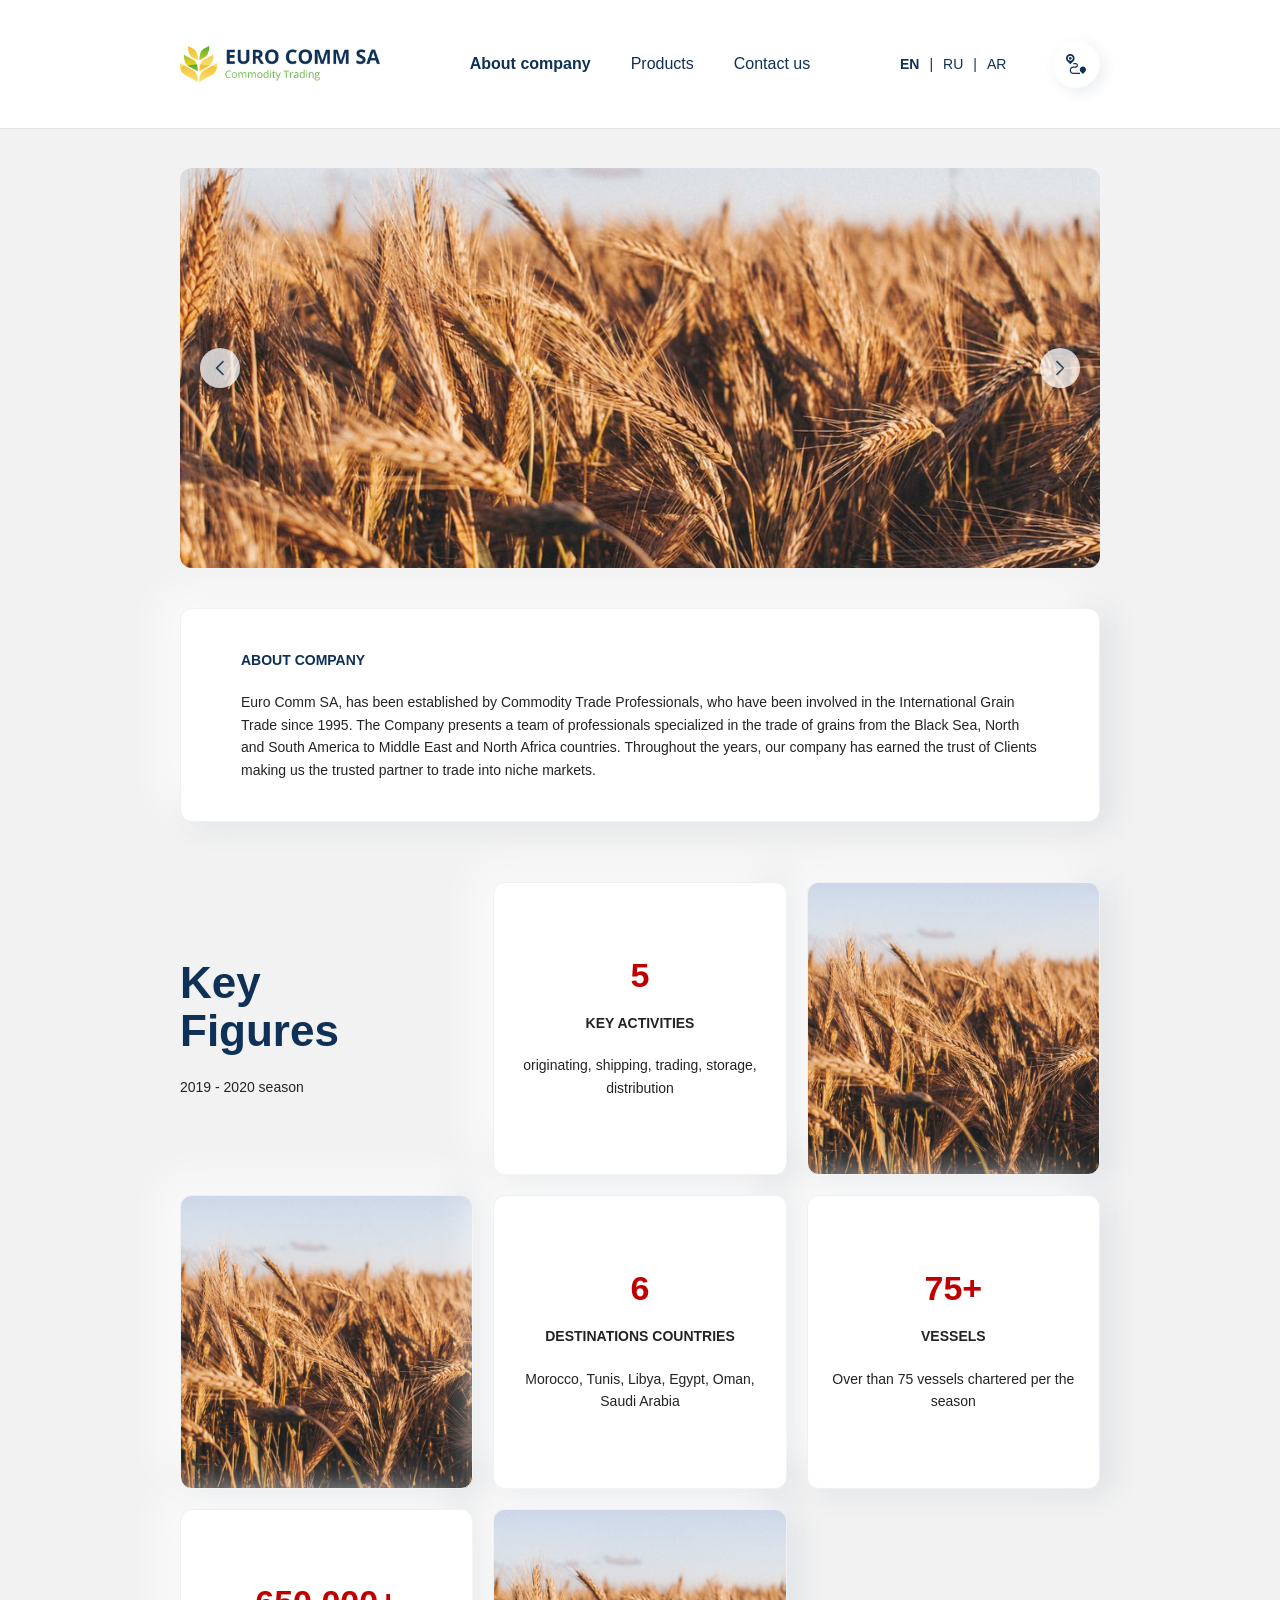
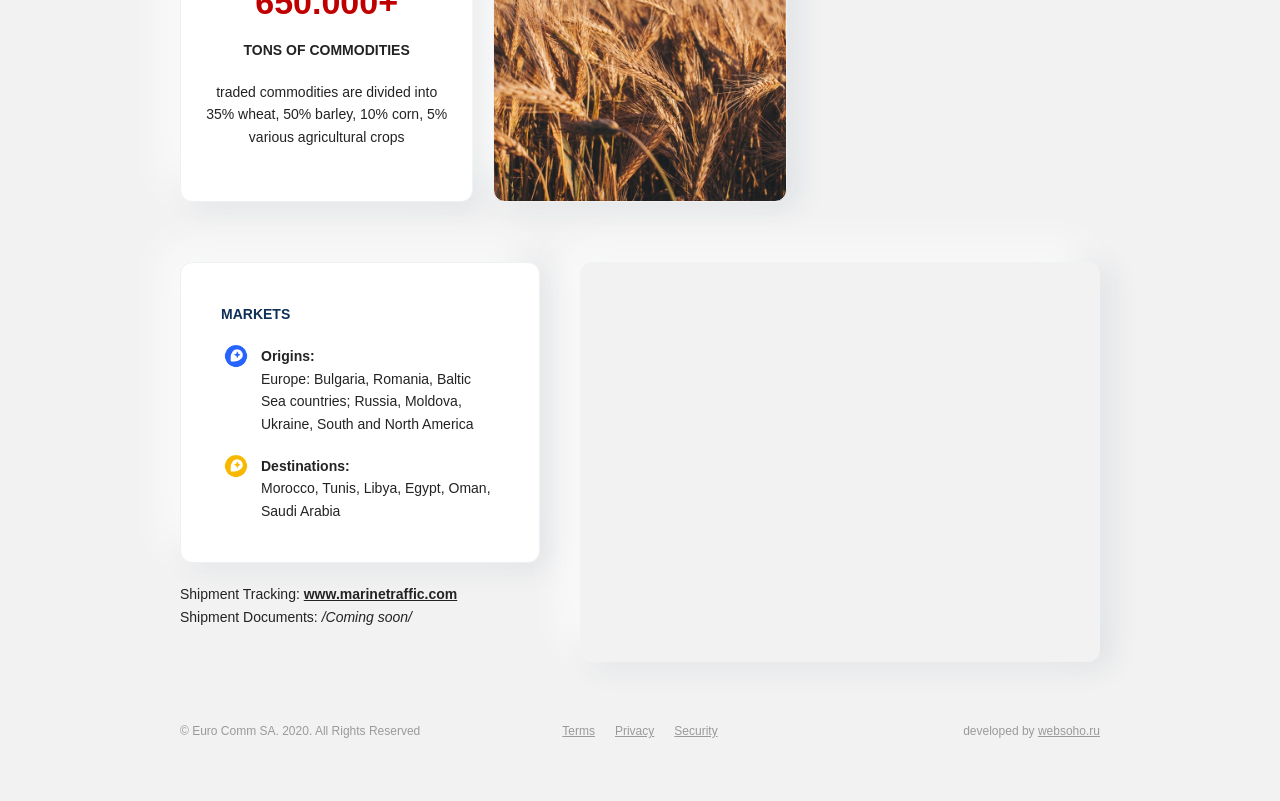
<file: public/index.html>
<html lang="ru">
  <head>
    <meta charset="UTF-8"/>
    <meta name="viewport" content="width=device-width, initial-scale=1.0"/>
    <meta http-equiv="X-UA-Compatible" content="ie=edge"/>
    <title>Index Page</title>
    <link href="./css/style.css" rel="stylesheet"/>
  </head>
  <body>
    <script src="http://code.jquery.com/jquery-3.3.1.min.js"></script>
    <header class="header">
      <div class="container">
        <div class="row align-items-center">
          <div class="col-3 col-md-6 col-sm-4 header__logo-row"><a class="header__logo" href="/index.html"></a></div>
          <div class="col-6 col-md-3 col-sm-4 header__nav">
            <svg class="header__nav-svg" viewBox="0 0 24 17" fill="none" xmlns="http://www.w3.org/2000/svg">               
              <path d="M23.0305 7.35376H0.969469C0.434062 7.35376 0 7.78778 0 8.32323C0 8.85868 0.434062 9.2927 0.969469 9.2927H23.0305C23.566 9.2927 24 8.85868 24 8.32323C24 7.78782 23.566 7.35376 23.0305 7.35376Z" fill="#0F3057" fill-opacity="0.25"></path>
              <path d="M23.0305 0H0.969469C0.434062 0 0 0.434062 0 0.969469C0 1.50487 0.434062 1.93894 0.969469 1.93894H23.0305C23.566 1.93894 24 1.50487 24 0.969469C24 0.434062 23.566 0 23.0305 0Z" fill="#0F3057" fill-opacity="0.25"></path>
              <path d="M23.0305 14.7074H0.969469C0.434062 14.7074 0 15.1414 0 15.6769C0 16.2123 0.434062 16.6463 0.969469 16.6463H23.0305C23.566 16.6463 24 16.2123 24 15.6769C24 15.1414 23.566 14.7074 23.0305 14.7074Z" fill="#0F3057" fill-opacity="0.25"></path>
            </svg>
            <div class="header__nav-title">Menu</div>
            <div class="navbar navbar_header"><a class="navbar__link navbar__link--active" href="/index.html">About company</a><a class="navbar__link" href="/product.html">Products</a><a class="navbar__link" href="/contact.html">Contact us</a></div>
          </div>
          <div class="col-3 col-md-3 col-sm-4 header__subnav">
            <div class="header__switch-row d-md-none"><a class="header__switch header__switch--active" href="/">EN</a><a class="header__switch" href="/">RU</a><a class="header__switch" href="/">AR</a></div><a class="header__tracking" href="#">
              <svg class="header__tracking-svg" viewBox="0 0 20 20" fill="none" xmlns="http://www.w3.org/2000/svg">
                <path d="M4.29764 5.6637C5.05267 5.6637 5.66474 5.05163 5.66474 4.2966C5.66474 3.54158 5.05267 2.9295 4.29764 2.9295C3.54261 2.9295 2.93054 3.54158 2.93054 4.2966C2.93054 5.05163 3.54261 5.6637 4.29764 5.6637Z" fill="#0F3057"></path>
                <path d="M7.33579 7.33463C8.1473 6.52313 8.59424 5.4442 8.59424 4.29652C8.59424 1.92743 6.66681 0 4.29768 0C1.92859 0 0.00115967 1.92743 0.00115967 4.29652C0.00115967 5.4442 0.44806 6.52313 1.2596 7.33463L4.29768 10.3727L7.33579 7.33463ZM1.75884 4.2966C1.75884 2.89669 2.89777 1.75776 4.29768 1.75776C5.69759 1.75776 6.83652 2.89669 6.83652 4.2966C6.83652 5.69651 5.69759 6.83544 4.29768 6.83544C2.89777 6.83544 1.75884 5.69651 1.75884 4.2966Z" fill="#0F3057"></path>
                <path d="M16.874 12.4561C15.151 12.4561 13.7492 13.8578 13.7492 15.5808C13.7492 16.4155 14.0742 17.2002 14.6644 17.7904L16.874 20L19.0836 17.7904C19.6737 17.2002 19.9988 16.4155 19.9988 15.5808C19.9988 13.8578 18.597 12.4561 16.874 12.4561Z" fill="#0F3057"></path>
                <path d="M4.88355 16.2268C4.88355 14.7937 6.04946 13.6278 7.48258 13.6278H9.65669C10.9441 13.6278 11.9914 12.5805 11.9914 11.2931C11.9914 10.0057 10.9441 8.95834 9.65669 8.95834H7.38349V10.1301H9.65673C10.298 10.1301 10.8197 10.6518 10.8197 11.2931C10.8197 11.9344 10.298 12.4561 9.65673 12.4561H7.48261C5.40341 12.4561 3.71185 14.1476 3.71185 16.2269C3.71185 18.3061 5.40337 19.9976 7.48261 19.9976H14.023V18.8259H7.48261C6.04947 18.8259 4.88355 17.6599 4.88355 16.2268Z" fill="#0F3057"></path>
              </svg>
              <div class="header__tracking-title">Tracking</div></a>
          </div>
        </div>
      </div>
    </header>
    <div class="navbar-mobile">
      <div class="navbar"><a class="navbar__link navbar__link--active" href="/index.html">About company</a><a class="navbar__link" href="/product.html">Products</a><a class="navbar__link" href="/contact.html">Contact us</a></div>
      <div class="navbar-mobile__switch-row"><a class="navbar-mobile__switch navbar-mobile__switch--active" href="/">EN</a><a class="navbar-mobile__switch" href="/">RU</a><a class="navbar-mobile__switch" href="/">AR</a></div>
    </div>
    <section class="container mt-md-3 mt-sm-2">
      <div class="slider slider_index mb-3 mb-sm-2">
        <div class="slider__item slider_index__item" style="background-image:url('./img/demo.jpg');"></div>
        <div class="slider__item slider_index__item" style="background-image:url('./img/demo.jpg');"></div>
        <div class="slider__item slider_index__item" style="background-image:url('./img/demo.jpg');"></div>
      </div>
      <div class="item-content content mb-4 mb-sm-2">
        <p class="text-bold text-blue text-uppercase mb-sm-1">About company</p>
        <p>Euro Comm SA, has been established by Commodity Trade Professionals, who have been involved in the International Grain Trade since 1995. The Company presents a team of professionals specialized in the trade of grains from the Black Sea, North and South America to Middle East and North Africa countries. Throughout the years, our company has earned the trust of Clients making us the trusted partner to trade into niche markets.</p>
      </div>
      <div class="stats-row mb-4 mb-sm-3 mb-xs-2">
        <div class="stats-row__col stats-row__col_title text-xs-center">
          <p class="stats-row__heading text-blue">Key Figures</p>
          <p>2019 - 2020 season</p>
        </div>
        <div class="stats-row__col stats-row__col_1">
          <div class="item-content stats text-center">
            <div class="stats__content">
              <p class="stats__title">5</p>
              <p class="text-uppercase text-bold">Key activities</p>
              <p class="stats__intro">originating, shipping, trading, storage, distribution</p>
            </div>
          </div>
        </div>
        <div class="stats-row__col stats-row__col_2">
          <div class="item-content stats text-center">
            <div class="stats__content">
              <p class="stats__title">6</p>
              <p class="text-uppercase text-bold">Destinations countries</p>
              <p class="stats__intro">Morocco, Tunis, Libya, Egypt, Oman, Saudi Arabia</p>
            </div>
          </div>
        </div>
        <div class="stats-row__col stats-row__col_3">
          <div class="item-content stats stats_image" style="background-image:url('./img/demo.jpg');"></div>
        </div>
        <div class="stats-row__col stats-row__col_4">
          <div class="item-content stats stats_image" style="background-image:url('./img/demo.jpg');"></div>
        </div>
        <div class="stats-row__col stats-row__col_5">
          <div class="item-content stats text-center">
            <div class="stats__content">
              <p class="stats__title">75+</p>
              <p class="text-uppercase text-bold">vessels</p>
              <p class="stats__intro">Over than 75 vessels chartered per the season</p>
            </div>
          </div>
        </div>
        <div class="stats-row__col stats-row__col_6">
          <div class="item-content stats stats_image" style="background-image:url('./img/demo.jpg');"></div>
        </div>
        <div class="stats-row__col stats-row__col_7">
          <div class="item-content stats text-center">
            <div class="stats__content">
              <p class="stats__title">650.000+</p>
              <p class="text-uppercase text-bold">tons of commodities</p>
              <p class="stats__intro">traded commodities are divided into 35% wheat, 50% barley, 10% corn, 5% various agricultural crops</p>
            </div>
          </div>
        </div>
      </div>
      <div class="row contact-row">
        <div class="col-4 col-lg-5 col-md-12 mb-md-3 mb-xs-2">
          <div class="item-content map-info mb-2">
            <p class="text-uppercase text-bold text-blue mb-2">MARKETS</p>
            <div class="map-info__item map-info__item_orig mb-2">
              <p class="mb-0 text-bold">Origins:</p>
              <p>Europe: Bulgaria, Romania, Baltic Sea countries; Russia, Moldova, Ukraine, South and North America</p>
            </div>
            <div class="map-info__item map-info__item_dest">
              <p class="mb-0 text-bold">Destinations:</p>
              <p>Morocco, Tunis, Libya, Egypt, Oman, Saudi Arabia</p>
            </div>
          </div>
          <p class="mb-0">Shipment Tracking: <a class="text-bold text-underline" href="www.marinetraffic.com">www.marinetraffic.com</a></p>
          <p>Shipment Documents: <span class="text-italic">/Coming soon/</span></p>
        </div>
        <div class="col-8 col-lg-7 col-md-12">
          <div class="map" id="map"></div>
        </div>
      </div>
    </section>
    <footer class="footer container">
      <div class="row">
        <div class="col-4 col-md-12 text-md-center">
          <p>© Euro Comm SA. 2020. All Rights Reserved</p>
        </div>
        <div class="col-4 col-md-12 text-center"><a class="footer__link" href="#">Terms</a><a class="footer__link" href="#">Privacy</a><a class="footer__link" href="#">Security</a></div>
        <div class="col-4 col-md-12 text-md-center text-right">
          <p>developed by <a class="footer__link" href="#">websoho.ru</a></p>
        </div>
      </div>
    </footer>
    <link href="./css/slick.css" rel="stylesheet"/>
    <link href="./css/slick-theme.css" rel="stylesheet"/>
    <script src="./js/slick.min.js"></script>
    <script src="https://api.tiles.mapbox.com/mapbox-gl-js/v2.0.1/mapbox-gl.js"></script>
    <link href="https://api.tiles.mapbox.com/mapbox-gl-js/v2.0.1/mapbox-gl.css" rel="stylesheet"/>
    <script src="./js/jquery.inputmask.min.js"></script>
    <script src="./js/app.min.js"></script>
  </body>
</html>
</file>
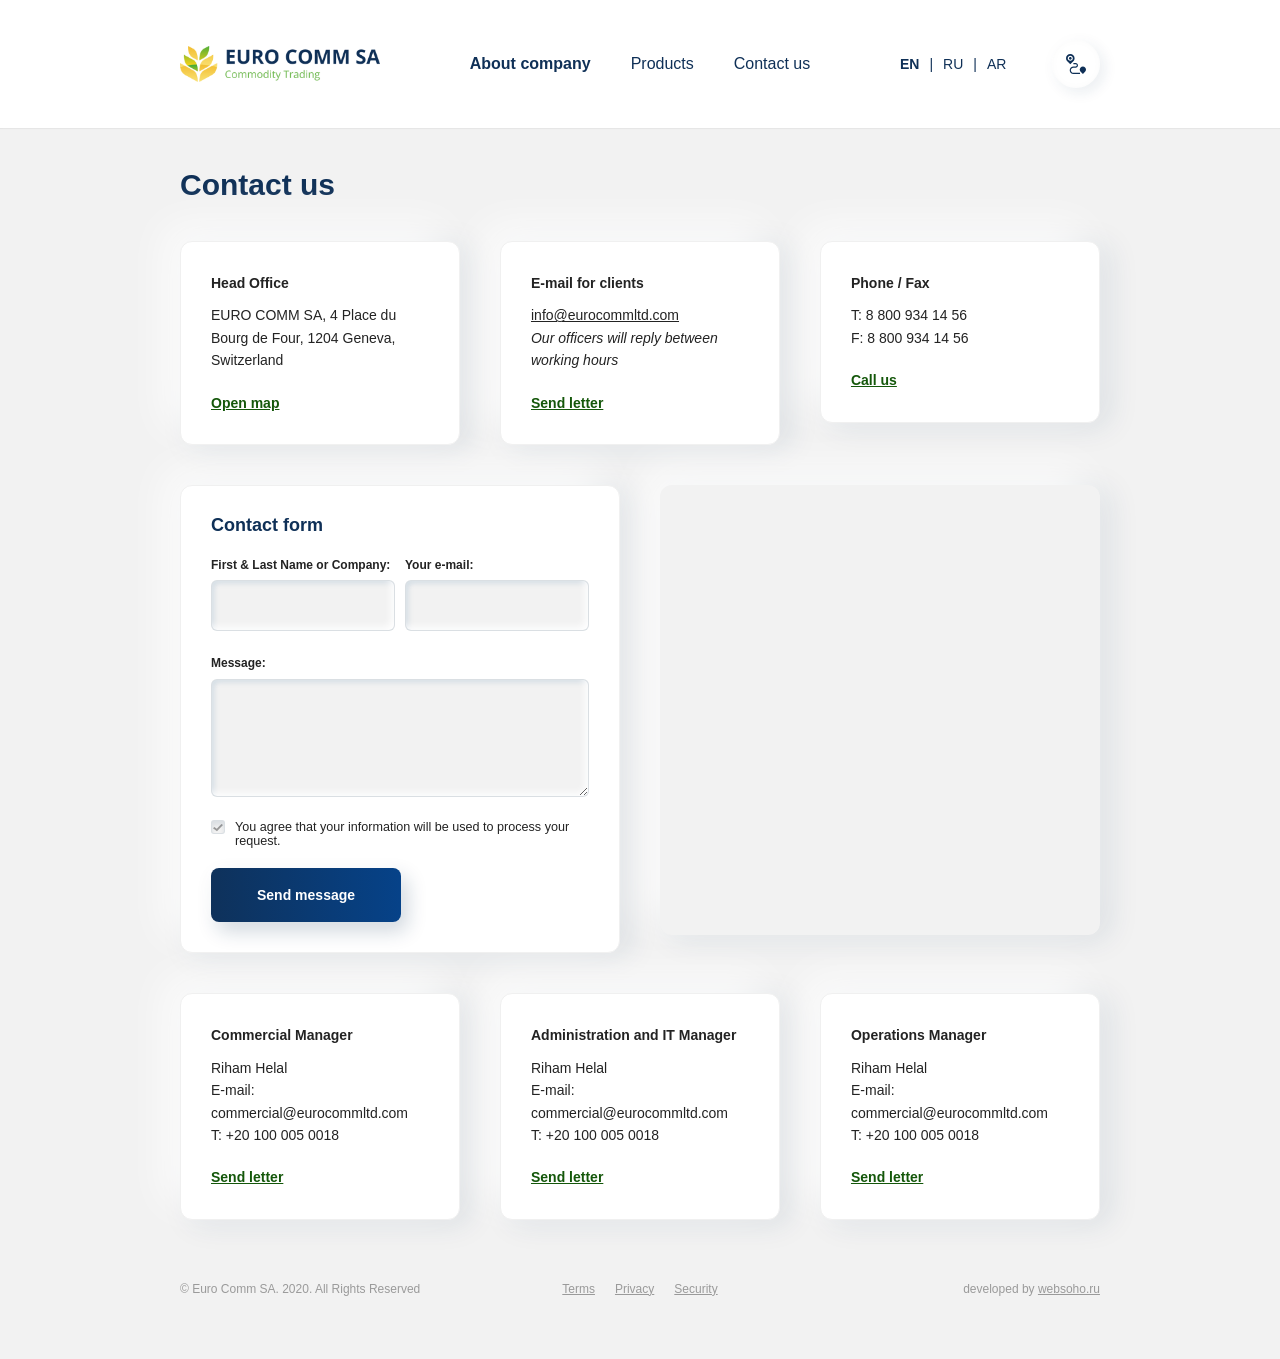
<file: public/contact.html>
<html lang="ru">
  <head>
    <meta charset="UTF-8"/>
    <meta name="viewport" content="width=device-width, initial-scale=1.0"/>
    <meta http-equiv="X-UA-Compatible" content="ie=edge"/>
    <title>Contact Page</title>
    <link href="./css/style.css" rel="stylesheet"/>
  </head>
  <body>
    <script src="http://code.jquery.com/jquery-3.3.1.min.js"></script>
    <header class="header">
      <div class="container">
        <div class="row align-items-center">
          <div class="col-3 col-md-6 col-sm-4 header__logo-row"><a class="header__logo" href="/index.html"></a></div>
          <div class="col-6 col-md-3 col-sm-4 header__nav">
            <svg class="header__nav-svg" viewBox="0 0 24 17" fill="none" xmlns="http://www.w3.org/2000/svg">               
              <path d="M23.0305 7.35376H0.969469C0.434062 7.35376 0 7.78778 0 8.32323C0 8.85868 0.434062 9.2927 0.969469 9.2927H23.0305C23.566 9.2927 24 8.85868 24 8.32323C24 7.78782 23.566 7.35376 23.0305 7.35376Z" fill="#0F3057" fill-opacity="0.25"></path>
              <path d="M23.0305 0H0.969469C0.434062 0 0 0.434062 0 0.969469C0 1.50487 0.434062 1.93894 0.969469 1.93894H23.0305C23.566 1.93894 24 1.50487 24 0.969469C24 0.434062 23.566 0 23.0305 0Z" fill="#0F3057" fill-opacity="0.25"></path>
              <path d="M23.0305 14.7074H0.969469C0.434062 14.7074 0 15.1414 0 15.6769C0 16.2123 0.434062 16.6463 0.969469 16.6463H23.0305C23.566 16.6463 24 16.2123 24 15.6769C24 15.1414 23.566 14.7074 23.0305 14.7074Z" fill="#0F3057" fill-opacity="0.25"></path>
            </svg>
            <div class="header__nav-title">Menu</div>
            <div class="navbar navbar_header"><a class="navbar__link navbar__link--active" href="/index.html">About company</a><a class="navbar__link" href="/product.html">Products</a><a class="navbar__link" href="/contact.html">Contact us</a></div>
          </div>
          <div class="col-3 col-md-3 col-sm-4 header__subnav">
            <div class="header__switch-row d-md-none"><a class="header__switch header__switch--active" href="/">EN</a><a class="header__switch" href="/">RU</a><a class="header__switch" href="/">AR</a></div><a class="header__tracking" href="#">
              <svg class="header__tracking-svg" viewBox="0 0 20 20" fill="none" xmlns="http://www.w3.org/2000/svg">
                <path d="M4.29764 5.6637C5.05267 5.6637 5.66474 5.05163 5.66474 4.2966C5.66474 3.54158 5.05267 2.9295 4.29764 2.9295C3.54261 2.9295 2.93054 3.54158 2.93054 4.2966C2.93054 5.05163 3.54261 5.6637 4.29764 5.6637Z" fill="#0F3057"></path>
                <path d="M7.33579 7.33463C8.1473 6.52313 8.59424 5.4442 8.59424 4.29652C8.59424 1.92743 6.66681 0 4.29768 0C1.92859 0 0.00115967 1.92743 0.00115967 4.29652C0.00115967 5.4442 0.44806 6.52313 1.2596 7.33463L4.29768 10.3727L7.33579 7.33463ZM1.75884 4.2966C1.75884 2.89669 2.89777 1.75776 4.29768 1.75776C5.69759 1.75776 6.83652 2.89669 6.83652 4.2966C6.83652 5.69651 5.69759 6.83544 4.29768 6.83544C2.89777 6.83544 1.75884 5.69651 1.75884 4.2966Z" fill="#0F3057"></path>
                <path d="M16.874 12.4561C15.151 12.4561 13.7492 13.8578 13.7492 15.5808C13.7492 16.4155 14.0742 17.2002 14.6644 17.7904L16.874 20L19.0836 17.7904C19.6737 17.2002 19.9988 16.4155 19.9988 15.5808C19.9988 13.8578 18.597 12.4561 16.874 12.4561Z" fill="#0F3057"></path>
                <path d="M4.88355 16.2268C4.88355 14.7937 6.04946 13.6278 7.48258 13.6278H9.65669C10.9441 13.6278 11.9914 12.5805 11.9914 11.2931C11.9914 10.0057 10.9441 8.95834 9.65669 8.95834H7.38349V10.1301H9.65673C10.298 10.1301 10.8197 10.6518 10.8197 11.2931C10.8197 11.9344 10.298 12.4561 9.65673 12.4561H7.48261C5.40341 12.4561 3.71185 14.1476 3.71185 16.2269C3.71185 18.3061 5.40337 19.9976 7.48261 19.9976H14.023V18.8259H7.48261C6.04947 18.8259 4.88355 17.6599 4.88355 16.2268Z" fill="#0F3057"></path>
              </svg>
              <div class="header__tracking-title">Tracking</div></a>
          </div>
        </div>
      </div>
    </header>
    <div class="navbar-mobile">
      <div class="navbar"><a class="navbar__link navbar__link--active" href="/index.html">About company</a><a class="navbar__link" href="/product.html">Products</a><a class="navbar__link" href="/contact.html">Contact us</a></div>
      <div class="navbar-mobile__switch-row"><a class="navbar-mobile__switch navbar-mobile__switch--active" href="/">EN</a><a class="navbar-mobile__switch" href="/">RU</a><a class="navbar-mobile__switch" href="/">AR</a></div>
    </div>
    <section class="container mt-md-3 mt-sm-2">
      <h1 class="mb-0">Contact us</h1>
      <div class="row">
        <div class="col-4 col-sm-12 col-md-6">
          <div class="content-text item-content mt-sm-2 mt-3">
            <p class="text-bold mb-1">Head Office</p>
            <p>EURO COMM SA, 4 Place du Bourg de Four, 1204 Geneva, Switzerland</p>
            <p> <a class="text-underline text-green text-bold" href="#">Open map</a></p>
          </div>
        </div>
        <div class="col-4 col-sm-12 col-md-6">
          <div class="content-text item-content mt-sm-2 mt-3">
            <p class="text-bold mb-1">E-mail for clients</p>
            <p class="mb-0"><a class="text-underline" href="mailto: info@eurocommltd.com">info@eurocommltd.com</a></p>
            <p class="text-italic">Our officers will reply between working hours</p>
            <p> <a class="text-underline text-green text-bold" href="javascript;" data-src="#callback" data-fancybox="data-fancybox">Send letter</a></p>
          </div>
        </div>
        <div class="col-4 col-sm-12 col-md-6">
          <div class="content-text item-content mt-sm-2 mt-3">
            <p class="text-bold mb-1">Phone / Fax</p>
            <p>
              T: 8 800 934 14 56<br/>F: 8 800 934 14 56</p>
            <p> <a class="text-underline text-green text-bold" href="#">Call us</a></p>
          </div>
        </div>
        <div class="col-6 col-md-12">
          <div class="content-text item-content mt-sm-2 mt-3">
            <p class="h4">Contact form</p>
            <form class="form" action="">
              <div class="form__row">
                <div class="form__col col-6 col-sm-12 mb-1">
                  <p class="form__label">First & Last Name or Company:</p>
                  <input class="input input--full" type="text" placeholder=""/>
                </div>
                <div class="form__col col-6 col-sm-12 mb-1">
                  <p class="form__label">Your e-mail:</p>
                  <input class="input input--full" type="email" placeholder=""/>
                </div>
              </div>
              <p class="form__label">Message:</p>
              <textarea class="input input--full" name="" cols="30" rows="4"></textarea>
              <div class="checkbox mt-1 mb-2"> 
                <input class="checkbox__input" id="emailCheck" type="checkbox" name="agree[]" checked="checked"/>
                <label class="checkbox__label text-small" for="emailCheck">You agree that your information will be used to process your request.</label>
              </div>
              <button class="btn btn_action">Send message</button>
            </form>
          </div>
        </div>
        <div class="col-6 col-md-12 mt-md-2">
          <div class="map map_office mt-3" id="mapOffice"></div>
        </div>
        <div class="col-4 col-sm-12 col-md-6">
          <div class="content-text item-content mt-sm-2 mt-3">
            <p class="text-bold mb-1">Commercial Manager</p>
            <p class="mb-0">Riham Helal</p>
            <p class="mb-0">E-mail: commercial@eurocommltd.com</p>
            <p>T: +20 100 005 0018</p>
            <p> <a class="text-underline text-green text-bold" href="#">Send letter</a></p>
          </div>
        </div>
        <div class="col-4 col-sm-12 col-md-6">
          <div class="content-text item-content mt-sm-2 mt-3">
            <p class="text-bold mb-1">Administration and IT Manager</p>
            <p class="mb-0">Riham Helal</p>
            <p class="mb-0">E-mail: commercial@eurocommltd.com</p>
            <p>T: +20 100 005 0018</p>
            <p> <a class="text-underline text-green text-bold" href="#">Send letter</a></p>
          </div>
        </div>
        <div class="col-4 col-sm-12 col-md-6">
          <div class="content-text item-content mt-sm-2 mt-3">
            <p class="text-bold mb-1">Operations Manager</p>
            <p class="mb-0">Riham Helal</p>
            <p class="mb-0">E-mail: commercial@eurocommltd.com</p>
            <p>T: +20 100 005 0018</p>
            <p> <a class="text-underline text-green text-bold" href="#">Send letter</a></p>
          </div>
        </div>
      </div>
    </section>
    <footer class="footer container">
      <div class="row">
        <div class="col-4 col-md-12 text-md-center">
          <p>© Euro Comm SA. 2020. All Rights Reserved</p>
        </div>
        <div class="col-4 col-md-12 text-center"><a class="footer__link" href="#">Terms</a><a class="footer__link" href="#">Privacy</a><a class="footer__link" href="#">Security</a></div>
        <div class="col-4 col-md-12 text-md-center text-right">
          <p>developed by <a class="footer__link" href="#">websoho.ru</a></p>
        </div>
      </div>
    </footer>
    <div class="modal" id="callback">
      <div class="modal__content">
        <form class="form" action="">
          <p class="form__label">First & Last Name or Company:</p>
          <input class="input input--full" type="text" placeholder=""/>
          <p class="form__label">Message:</p>
          <textarea class="input input--full" name="" cols="30" rows="4"></textarea>
          <div class="checkbox mt-1 mb-2"> 
            <input class="checkbox__input" id="emailCheck" type="checkbox" name="agree[]" checked="checked"/>
            <label class="checkbox__label text-small" for="emailCheck">You agree that your information will be used to process your request.</label>
          </div>
          <button class="btn btn_action">Send message</button>
        </form>
      </div>
    </div>
    <link href="./css/jquery.fancybox.min.css" rel="stylesheet"/>
    <script src="./js/jquery.fancybox.min.js"></script>
    <script src="https://api.tiles.mapbox.com/mapbox-gl-js/v2.0.1/mapbox-gl.js"></script>
    <link href="https://api.tiles.mapbox.com/mapbox-gl-js/v2.0.1/mapbox-gl.css" rel="stylesheet"/>
    <script src="./js/jquery.inputmask.min.js"></script>
    <script src="./js/app.min.js"></script>
  </body>
</html>
</file>
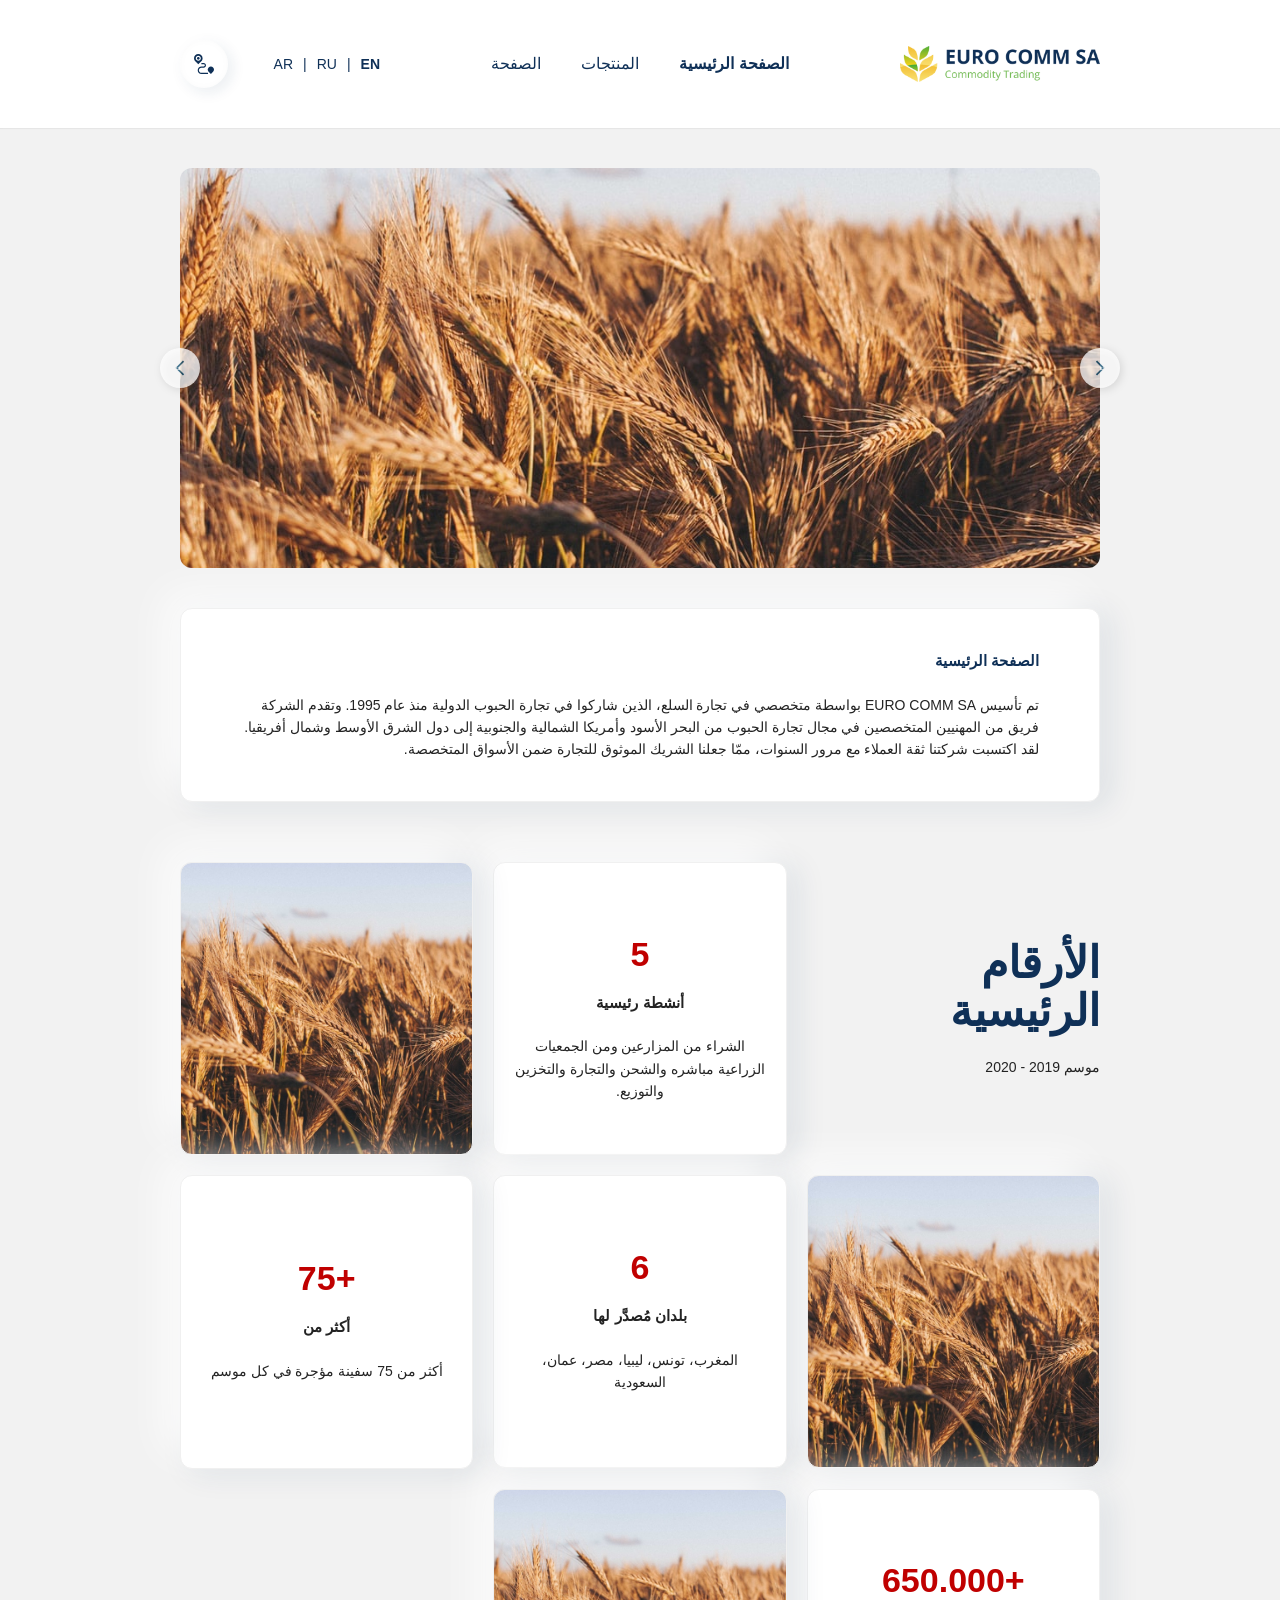
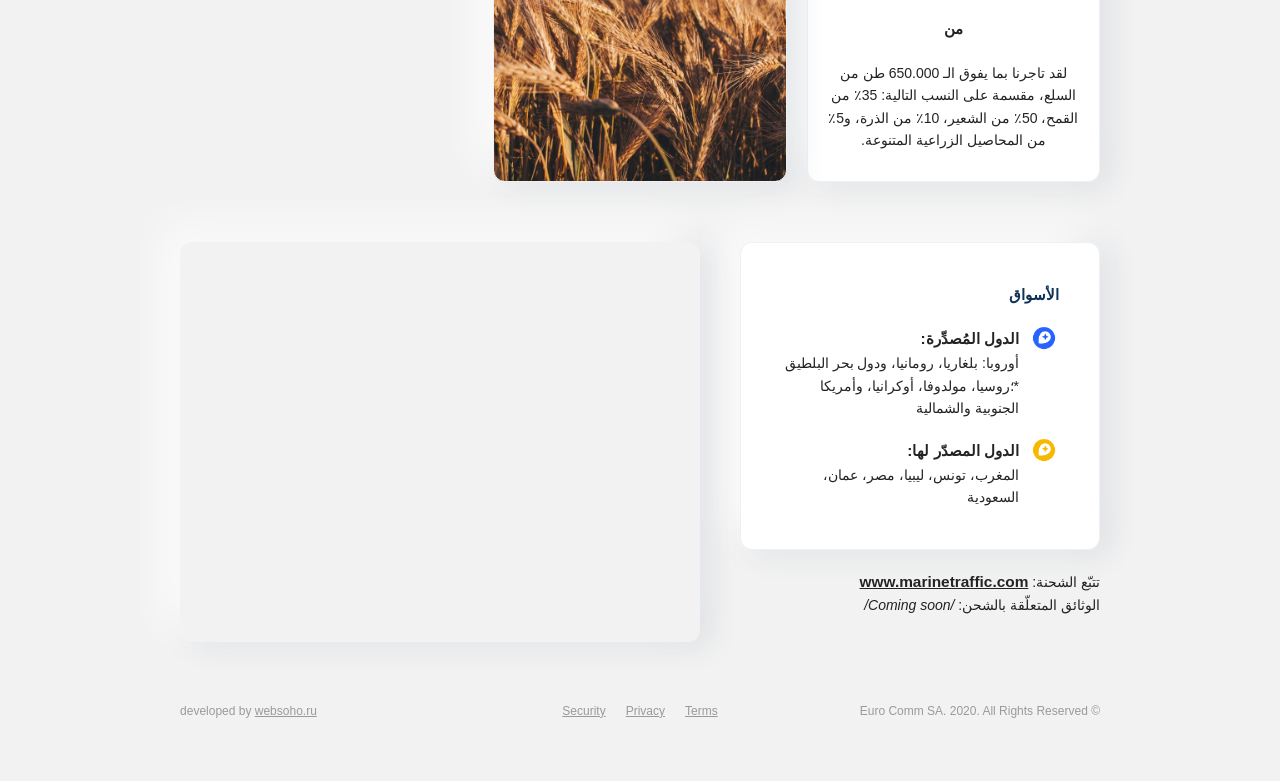
<file: public/index-ar.html>
<html lang="ar" dir="rtl">
  <head>
    <meta charset="UTF-8"/>
    <meta name="viewport" content="width=device-width, initial-scale=1.0"/>
    <meta http-equiv="X-UA-Compatible" content="ie=edge"/>
    <title>Index Page</title>
    <link href="./css/style.css" rel="stylesheet"/>
  </head>
  <body>
    <script src="http://code.jquery.com/jquery-3.3.1.min.js"></script>
    <header class="header">
      <div class="container">
        <div class="row align-items-center">
          <div class="col-3 col-md-6 col-sm-4 header__logo-row"><a class="header__logo" href="/index.html"></a></div>
          <div class="col-6 col-md-3 col-sm-4 header__nav">
            <svg class="header__nav-svg" viewBox="0 0 24 17" fill="none" xmlns="http://www.w3.org/2000/svg">               
              <path d="M23.0305 7.35376H0.969469C0.434062 7.35376 0 7.78778 0 8.32323C0 8.85868 0.434062 9.2927 0.969469 9.2927H23.0305C23.566 9.2927 24 8.85868 24 8.32323C24 7.78782 23.566 7.35376 23.0305 7.35376Z" fill="#0F3057" fill-opacity="0.25"></path>
              <path d="M23.0305 0H0.969469C0.434062 0 0 0.434062 0 0.969469C0 1.50487 0.434062 1.93894 0.969469 1.93894H23.0305C23.566 1.93894 24 1.50487 24 0.969469C24 0.434062 23.566 0 23.0305 0Z" fill="#0F3057" fill-opacity="0.25"></path>
              <path d="M23.0305 14.7074H0.969469C0.434062 14.7074 0 15.1414 0 15.6769C0 16.2123 0.434062 16.6463 0.969469 16.6463H23.0305C23.566 16.6463 24 16.2123 24 15.6769C24 15.1414 23.566 14.7074 23.0305 14.7074Z" fill="#0F3057" fill-opacity="0.25"></path>
            </svg>
            <div class="header__nav-title">Menu</div>
            <div class="navbar navbar_header"><a class="navbar__link navbar__link--active" href="/index.html">الصفحة الرئيسية</a><a class="navbar__link" href="/product.html">المنتجات</a><a class="navbar__link" href="/contact.html">الصفحة</a></div>
          </div>
          <div class="col-3 col-md-3 col-sm-4 header__subnav">
            <div class="header__switch-row d-md-none"><a class="header__switch header__switch--active" href="/">EN</a><a class="header__switch" href="/">RU</a><a class="header__switch" href="/">AR</a></div><a class="header__tracking" href="#">
              <svg class="header__tracking-svg" viewBox="0 0 20 20" fill="none" xmlns="http://www.w3.org/2000/svg">
                <path d="M4.29764 5.6637C5.05267 5.6637 5.66474 5.05163 5.66474 4.2966C5.66474 3.54158 5.05267 2.9295 4.29764 2.9295C3.54261 2.9295 2.93054 3.54158 2.93054 4.2966C2.93054 5.05163 3.54261 5.6637 4.29764 5.6637Z" fill="#0F3057"></path>
                <path d="M7.33579 7.33463C8.1473 6.52313 8.59424 5.4442 8.59424 4.29652C8.59424 1.92743 6.66681 0 4.29768 0C1.92859 0 0.00115967 1.92743 0.00115967 4.29652C0.00115967 5.4442 0.44806 6.52313 1.2596 7.33463L4.29768 10.3727L7.33579 7.33463ZM1.75884 4.2966C1.75884 2.89669 2.89777 1.75776 4.29768 1.75776C5.69759 1.75776 6.83652 2.89669 6.83652 4.2966C6.83652 5.69651 5.69759 6.83544 4.29768 6.83544C2.89777 6.83544 1.75884 5.69651 1.75884 4.2966Z" fill="#0F3057"></path>
                <path d="M16.874 12.4561C15.151 12.4561 13.7492 13.8578 13.7492 15.5808C13.7492 16.4155 14.0742 17.2002 14.6644 17.7904L16.874 20L19.0836 17.7904C19.6737 17.2002 19.9988 16.4155 19.9988 15.5808C19.9988 13.8578 18.597 12.4561 16.874 12.4561Z" fill="#0F3057"></path>
                <path d="M4.88355 16.2268C4.88355 14.7937 6.04946 13.6278 7.48258 13.6278H9.65669C10.9441 13.6278 11.9914 12.5805 11.9914 11.2931C11.9914 10.0057 10.9441 8.95834 9.65669 8.95834H7.38349V10.1301H9.65673C10.298 10.1301 10.8197 10.6518 10.8197 11.2931C10.8197 11.9344 10.298 12.4561 9.65673 12.4561H7.48261C5.40341 12.4561 3.71185 14.1476 3.71185 16.2269C3.71185 18.3061 5.40337 19.9976 7.48261 19.9976H14.023V18.8259H7.48261C6.04947 18.8259 4.88355 17.6599 4.88355 16.2268Z" fill="#0F3057"></path>
              </svg>
              <div class="header__tracking-title">Tracking</div></a>
          </div>
        </div>
      </div>
    </header>
    <div class="navbar-mobile">
      <div class="navbar"><a class="navbar__link navbar__link--active" href="/index.html">About company</a><a class="navbar__link" href="/product.html">Products</a><a class="navbar__link" href="/contact.html">Contact us</a></div>
      <div class="navbar-mobile__switch-row"><a class="navbar-mobile__switch navbar-mobile__switch--active" href="/">EN</a><a class="navbar-mobile__switch" href="/">RU</a><a class="navbar-mobile__switch" href="/">AR</a></div>
    </div>
    <section class="container mt-md-3 mt-sm-2">
      <div class="slider slider_index mb-3 mb-sm-2">
        <div class="slider__item slider_index__item" style="background-image:url('./img/demo.jpg');"></div>
        <div class="slider__item slider_index__item" style="background-image:url('./img/field-combine.jpg');"></div>
        <div class="slider__item slider_index__item" style="background-image:url('./img/barley-field.jpg');"></div>
      </div>
      <div class="item-content content mb-4 mb-sm-2">
        <p class="text-bold text-blue text-uppercase mb-sm-1">الصفحة الرئيسية</p>
        <p>تم تأسيس EURO COMM SA بواسطة متخصصي في تجارة السلع، الذين شاركوا في تجارة الحبوب الدولية منذ عام 1995. وتقدم الشركة فريق من المهنيين المتخصصين في مجال تجارة الحبوب من البحر الأسود وأمريكا الشمالية والجنوبية إلى دول الشرق الأوسط وشمال أفريقيا. لقد اكتسبت شركتنا ثقة العملاء مع مرور السنوات، ممّا جعلنا الشريك الموثوق للتجارة ضمن الأسواق المتخصصة.</p>
      </div>
      <div class="stats-row mb-4 mb-sm-3 mb-xs-2">
        <div class="stats-row__col stats-row__col_title text-xs-center">
          <p class="stats-row__heading text-blue">الأرقام الرئيسية</p>
          <p>موسم 2019 - 2020</p>
        </div>
        <div class="stats-row__col stats-row__col_1">
          <div class="item-content stats text-center">
            <div class="stats__content">
              <p class="stats__title" dir="ltr">5</p>
              <p class="text-uppercase text-bold">أنشطة رئيسية</p>
              <p class="stats__intro">الشراء من المزارعين ومن الجمعيات الزراعية مباشره والشحن والتجارة والتخزين والتوزيع.</p>
            </div>
          </div>
        </div>
        <div class="stats-row__col stats-row__col_2">
          <div class="item-content stats text-center">
            <div class="stats__content">
              <p class="stats__title" dir="ltr">6</p>
              <p class="text-uppercase text-bold">بلدان مُصدَّر لها</p>
              <p class="stats__intro">المغرب، تونس، ليبيا، مصر، عمان، السعودية</p>
            </div>
          </div>
        </div>
        <div class="stats-row__col stats-row__col_3">
          <div class="item-content stats stats_image" style="background-image:url('./img/demo.jpg');"></div>
        </div>
        <div class="stats-row__col stats-row__col_4">
          <div class="item-content stats stats_image" style="background-image:url('./img/demo.jpg');"></div>
        </div>
        <div class="stats-row__col stats-row__col_5">
          <div class="item-content stats text-center">
            <div class="stats__content">
              <p class="stats__title" dir="ltr">75+</p>
              <p class="text-uppercase text-bold">أكثر من</p>
              <p class="stats__intro">أكثر من 75 سفينة مؤجرة في كل موسم</p>
            </div>
          </div>
        </div>
        <div class="stats-row__col stats-row__col_6">
          <div class="item-content stats stats_image" style="background-image:url('./img/demo.jpg');"></div>
        </div>
        <div class="stats-row__col stats-row__col_7">
          <div class="item-content stats text-center">
            <div class="stats__content">
              <p class="stats__title" dir="ltr">650.000+</p>
              <p class="text-uppercase text-bold">من</p>
              <p class="stats__intro">لقد تاجرنا بما يفوق الـ 650.000 طن من السلع، مقسمة على النسب التالية: 35٪ من القمح، 50٪ من الشعير، 10٪ من الذرة، و5٪ من المحاصيل الزراعية المتنوعة.</p>
            </div>
          </div>
        </div>
      </div>
      <div class="row contact-row">
        <div class="col-4 col-lg-5 col-md-12 mb-md-3 mb-xs-2">
          <div class="item-content map-info mb-2">
            <p class="text-uppercase text-bold text-blue mb-2">الأسواق</p>
            <div class="map-info__item map-info__item_orig mb-2">
              <p class="mb-0 text-bold">الدول المُصدِّرة:</p>
              <p>أوروبا: بلغاريا، رومانيا، ودول بحر البلطيق *؛روسيا، مولدوفا، أوكرانيا، وأمريكا الجنوبية والشمالية</p>
            </div>
            <div class="map-info__item map-info__item_dest">
              <p class="mb-0 text-bold">الدول المصدّر لها:</p>
              <p>المغرب، تونس، ليبيا، مصر، عمان، السعودية</p>
            </div>
          </div>
          <p class="mb-0">تتبّع الشحنة: <a class="text-bold text-underline" href="www.marinetraffic.com">www.marinetraffic.com</a></p>
          <p>الوثائق المتعلّقة بالشحن: <span class="text-italic" dir="ltr">/Coming soon/</span></p>
        </div>
        <div class="col-8 col-lg-7 col-md-12">
          <div class="map" id="map"></div>
        </div>
      </div>
    </section>
    <footer class="footer container">
      <div class="row">
        <div class="col-4 col-md-12 text-md-center">
          <p>© Euro Comm SA. 2020. All Rights Reserved</p>
        </div>
        <div class="col-4 col-md-12 text-center"><a class="footer__link" href="#">Terms</a><a class="footer__link" href="#">Privacy</a><a class="footer__link" href="#">Security</a></div>
        <div class="col-4 col-md-12 text-md-center text-right">
          <p dir="ltr">developed by <a class="footer__link" href="#">websoho.ru</a></p>
        </div>
      </div>
    </footer>
    <link href="./css/slick.css" rel="stylesheet"/>
    <link href="./css/slick-theme.css" rel="stylesheet"/>
    <script src="./js/slick.min.js"></script>
    <script src="https://api.tiles.mapbox.com/mapbox-gl-js/v2.0.1/mapbox-gl.js"></script>
    <link href="https://api.tiles.mapbox.com/mapbox-gl-js/v2.0.1/mapbox-gl.css" rel="stylesheet"/>
    <script src="./js/jquery.inputmask.min.js"></script>
    <script src="./js/app.min.js"></script>
  </body>
</html>
</file>
<file: public/css/style.css>
@charset "UTF-8";
*,
*::before,
*::after {
  -webkit-box-sizing: border-box;
  box-sizing: border-box;
}

html {
  font-family: sans-serif;
  line-height: 1.15;
  -webkit-text-size-adjust: 100%;
  -webkit-tap-highlight-color: rgba(35, 35, 35, 0);
}

article, aside, figcaption, figure, footer, header, hgroup, main, nav, section {
  display: block;
}

body {
  margin: 0;
  font-family: Arial, sans-serif, "Apple Color Emoji", "Segoe UI Emoji", "Segoe UI Symbol", "Noto Color Emoji";
  font-size: 1rem;
  font-weight: 200;
  line-height: 1.4;
  color: #232323;
  text-align: left;
  background: #f2f2f2;
}

[tabindex="-1"]:focus {
  outline: 0 !important;
}

hr {
  -webkit-box-sizing: content-box;
  box-sizing: content-box;
  height: 0;
  overflow: visible;
}

h1, h2, h3, h4, h5, h6 {
  margin-top: 0;
  margin-bottom: 20px;
}

p {
  margin-top: 0;
  margin-bottom: 40px;
}

abbr[title],
abbr[data-original-title] {
  text-decoration: underline;
  -webkit-text-decoration: underline dotted;
  text-decoration: underline dotted;
  cursor: help;
  border-bottom: 0;
  -webkit-text-decoration-skip-ink: none;
  text-decoration-skip-ink: none;
}

address {
  margin-bottom: 1rem;
  font-style: normal;
  line-height: inherit;
}

ol,
ul,
dl {
  margin-top: 0;
  margin-bottom: 1rem;
}

ol ol,
ul ul,
ol ul,
ul ol {
  margin-bottom: 0;
}

dt {
  font-weight: 800;
}

dd {
  margin-bottom: .5rem;
  margin-left: 0;
}

blockquote {
  margin: 0 0 1rem;
}

b,
strong {
  font-weight: 600;
}

small {
  font-size: 80%;
}

sub,
sup {
  position: relative;
  font-size: 75%;
  line-height: 0;
  vertical-align: baseline;
}

sub {
  bottom: -.25em;
}

sup {
  top: -.5em;
}

a {
  color: #232323;
  text-decoration: none;
  background-color: transparent;
}

a:hover {
  color: #C00000;
  text-decoration: underline;
}

a:not([href]):not([tabindex]) {
  color: inherit;
  text-decoration: none;
}

a:not([href]):not([tabindex]):hover, a:not([href]):not([tabindex]):focus {
  color: inherit;
  text-decoration: none;
}

a:not([href]):not([tabindex]):focus {
  outline: 0;
}

pre,
code,
kbd,
samp {
  font-family: SFMono-Regular, Menlo, Monaco, Consolas, "Liberation Mono", "Courier New", monospace;
  font-size: 1em;
}

pre {
  margin-top: 0;
  margin-bottom: 1rem;
  overflow: auto;
}

figure {
  margin: 0 0 1rem;
}

img {
  vertical-align: middle;
  border-style: none;
}

svg {
  overflow: hidden;
  vertical-align: middle;
}

table {
  border-collapse: collapse;
}

caption {
  padding-top: 10px;
  padding-bottom: 10px;
  color: #242424;
  text-align: left;
  caption-side: bottom;
}

th {
  text-align: inherit;
}

label {
  display: inline-block;
  margin-bottom: 10px;
}

button {
  border-radius: 0;
}

button:focus {
  outline: 1px dotted;
  outline: 5px auto -webkit-focus-ring-color;
}

input,
button,
select,
optgroup,
textarea {
  margin: 0;
  font-family: inherit;
  font-size: inherit;
  line-height: inherit;
}

button,
input {
  overflow: visible;
}

button,
select {
  text-transform: none;
}

select {
  word-wrap: normal;
}

button,
[type="button"],
[type="reset"],
[type="submit"] {
  -webkit-appearance: button;
}

button:not(:disabled),
[type="button"]:not(:disabled),
[type="reset"]:not(:disabled),
[type="submit"]:not(:disabled) {
  cursor: pointer;
}

button::-moz-focus-inner,
[type="button"]::-moz-focus-inner,
[type="reset"]::-moz-focus-inner,
[type="submit"]::-moz-focus-inner {
  padding: 0;
  border-style: none;
}

input[type="radio"],
input[type="checkbox"] {
  -webkit-box-sizing: border-box;
  box-sizing: border-box;
  padding: 0;
}

input[type="date"],
input[type="time"],
input[type="datetime-local"],
input[type="month"] {
  -webkit-appearance: listbox;
}

textarea {
  overflow: auto;
  resize: vertical;
}

fieldset {
  min-width: 0;
  padding: 0;
  margin: 0;
  border: 0;
}

legend {
  display: block;
  width: 100%;
  max-width: 100%;
  padding: 0;
  margin-bottom: .5rem;
  font-size: 1.5em;
  line-height: inherit;
  color: inherit;
  white-space: normal;
}

progress {
  vertical-align: baseline;
}

[type="number"]::-webkit-inner-spin-button,
[type="number"]::-webkit-outer-spin-button {
  height: auto;
}

[type="search"] {
  outline-offset: -2px;
  -webkit-appearance: none;
}

[type="search"]::-webkit-search-decoration {
  -webkit-appearance: none;
}

::-webkit-file-upload-button {
  font: inherit;
  -webkit-appearance: button;
}

output {
  display: inline-block;
}

summary {
  display: list-item;
  cursor: pointer;
}

template {
  display: none;
}

[hidden] {
  display: none !important;
}

.container {
  max-width: 100%;
  padding-right: 20px;
  padding-left: 20px;
  margin-right: auto;
  margin-left: auto;
}

.row, .form__row {
  display: -webkit-box;
  display: -ms-flexbox;
  display: flex;
  -ms-flex-wrap: wrap;
  flex-wrap: wrap;
  margin-right: -20px;
  margin-left: -20px;
}

.no-gutters {
  margin-right: 0;
  margin-left: 0;
}

.no-gutters > .col, .no-gutters > [class*=col-] {
  padding-right: 0;
  padding-left: 0;
}

@media all and (max-width: 1600px) {
  .container {
    width: 1340px;
  }
}

@media all and (max-width: 1400px) {
  .container {
    width: 960px;
  }
}

@media all and (max-width: 992px) {
  .container {
    width: 740px;
  }
}

@media all and (max-width: 768px) {
  .container {
    width: 540px;
  }
}

@media all and (max-width: 576px) {
  .container {
    width: 100%;
  }
}

.col, .col-1, .col-2, .col-3, .col-4, .col-5, .col-6, .col-7, .col-8, .col-9, .col-10, .col-11, .col-12 {
  position: relative;
  width: 100%;
  padding-right: 20px;
  padding-left: 20px;
}

.col {
  -ms-flex-preferred-size: 0;
  flex-basis: 0;
  -webkit-box-flex: 1;
  -ms-flex-positive: 1;
  flex-grow: 1;
  max-width: 100%;
}

.col-1 {
  -webkit-box-flex: 0;
  -ms-flex: 0 0 8.33333%;
  flex: 0 0 8.33333%;
  max-width: 8.33333%;
}

.col-2 {
  -webkit-box-flex: 0;
  -ms-flex: 0 0 16.66667%;
  flex: 0 0 16.66667%;
  max-width: 16.66667%;
}

.col-3 {
  -webkit-box-flex: 0;
  -ms-flex: 0 0 25%;
  flex: 0 0 25%;
  max-width: 25%;
}

.col-4 {
  -webkit-box-flex: 0;
  -ms-flex: 0 0 33.33333%;
  flex: 0 0 33.33333%;
  max-width: 33.33333%;
}

.col-5 {
  -webkit-box-flex: 0;
  -ms-flex: 0 0 41.66667%;
  flex: 0 0 41.66667%;
  max-width: 41.66667%;
}

.col-6 {
  -webkit-box-flex: 0;
  -ms-flex: 0 0 50%;
  flex: 0 0 50%;
  max-width: 50%;
}

.col-7 {
  -webkit-box-flex: 0;
  -ms-flex: 0 0 58.33333%;
  flex: 0 0 58.33333%;
  max-width: 58.33333%;
}

.col-8 {
  -webkit-box-flex: 0;
  -ms-flex: 0 0 66.66667%;
  flex: 0 0 66.66667%;
  max-width: 66.66667%;
}

.col-9 {
  -webkit-box-flex: 0;
  -ms-flex: 0 0 75%;
  flex: 0 0 75%;
  max-width: 75%;
}

.col-10 {
  -webkit-box-flex: 0;
  -ms-flex: 0 0 83.33333%;
  flex: 0 0 83.33333%;
  max-width: 83.33333%;
}

.col-11 {
  -webkit-box-flex: 0;
  -ms-flex: 0 0 91.66667%;
  flex: 0 0 91.66667%;
  max-width: 91.66667%;
}

.col-12 {
  -webkit-box-flex: 0;
  -ms-flex: 0 0 100%;
  flex: 0 0 100%;
  max-width: 100%;
}

@media all and (max-width: 1600px) {
  .col-xl-1 {
    -webkit-box-flex: 0;
    -ms-flex: 0 0 8.33333%;
    flex: 0 0 8.33333%;
    max-width: 8.33333%;
  }
  .col-xl-2 {
    -webkit-box-flex: 0;
    -ms-flex: 0 0 16.66667%;
    flex: 0 0 16.66667%;
    max-width: 16.66667%;
  }
  .col-xl-3 {
    -webkit-box-flex: 0;
    -ms-flex: 0 0 25%;
    flex: 0 0 25%;
    max-width: 25%;
  }
  .col-xl-4 {
    -webkit-box-flex: 0;
    -ms-flex: 0 0 33.33333%;
    flex: 0 0 33.33333%;
    max-width: 33.33333%;
  }
  .col-xl-5 {
    -webkit-box-flex: 0;
    -ms-flex: 0 0 41.66667%;
    flex: 0 0 41.66667%;
    max-width: 41.66667%;
  }
  .col-xl-6 {
    -webkit-box-flex: 0;
    -ms-flex: 0 0 50%;
    flex: 0 0 50%;
    max-width: 50%;
  }
  .col-xl-7 {
    -webkit-box-flex: 0;
    -ms-flex: 0 0 58.33333%;
    flex: 0 0 58.33333%;
    max-width: 58.33333%;
  }
  .col-xl-8 {
    -webkit-box-flex: 0;
    -ms-flex: 0 0 66.66667%;
    flex: 0 0 66.66667%;
    max-width: 66.66667%;
  }
  .col-xl-9 {
    -webkit-box-flex: 0;
    -ms-flex: 0 0 75%;
    flex: 0 0 75%;
    max-width: 75%;
  }
  .col-xl-10 {
    -webkit-box-flex: 0;
    -ms-flex: 0 0 83.33333%;
    flex: 0 0 83.33333%;
    max-width: 83.33333%;
  }
  .col-xl-11 {
    -webkit-box-flex: 0;
    -ms-flex: 0 0 91.66667%;
    flex: 0 0 91.66667%;
    max-width: 91.66667%;
  }
  .col-xl-12 {
    -webkit-box-flex: 0;
    -ms-flex: 0 0 100%;
    flex: 0 0 100%;
    max-width: 100%;
  }
}

@media all and (max-width: 1400px) {
  .col-lg-1 {
    -webkit-box-flex: 0;
    -ms-flex: 0 0 8.33333%;
    flex: 0 0 8.33333%;
    max-width: 8.33333%;
  }
  .col-lg-2 {
    -webkit-box-flex: 0;
    -ms-flex: 0 0 16.66667%;
    flex: 0 0 16.66667%;
    max-width: 16.66667%;
  }
  .col-lg-3 {
    -webkit-box-flex: 0;
    -ms-flex: 0 0 25%;
    flex: 0 0 25%;
    max-width: 25%;
  }
  .col-lg-4 {
    -webkit-box-flex: 0;
    -ms-flex: 0 0 33.33333%;
    flex: 0 0 33.33333%;
    max-width: 33.33333%;
  }
  .col-lg-5 {
    -webkit-box-flex: 0;
    -ms-flex: 0 0 41.66667%;
    flex: 0 0 41.66667%;
    max-width: 41.66667%;
  }
  .col-lg-6 {
    -webkit-box-flex: 0;
    -ms-flex: 0 0 50%;
    flex: 0 0 50%;
    max-width: 50%;
  }
  .col-lg-7 {
    -webkit-box-flex: 0;
    -ms-flex: 0 0 58.33333%;
    flex: 0 0 58.33333%;
    max-width: 58.33333%;
  }
  .col-lg-8 {
    -webkit-box-flex: 0;
    -ms-flex: 0 0 66.66667%;
    flex: 0 0 66.66667%;
    max-width: 66.66667%;
  }
  .col-lg-9 {
    -webkit-box-flex: 0;
    -ms-flex: 0 0 75%;
    flex: 0 0 75%;
    max-width: 75%;
  }
  .col-lg-10 {
    -webkit-box-flex: 0;
    -ms-flex: 0 0 83.33333%;
    flex: 0 0 83.33333%;
    max-width: 83.33333%;
  }
  .col-lg-11 {
    -webkit-box-flex: 0;
    -ms-flex: 0 0 91.66667%;
    flex: 0 0 91.66667%;
    max-width: 91.66667%;
  }
  .col-lg-12 {
    -webkit-box-flex: 0;
    -ms-flex: 0 0 100%;
    flex: 0 0 100%;
    max-width: 100%;
  }
}

@media all and (max-width: 992px) {
  .col-md-1 {
    -webkit-box-flex: 0;
    -ms-flex: 0 0 8.33333%;
    flex: 0 0 8.33333%;
    max-width: 8.33333%;
  }
  .col-md-2 {
    -webkit-box-flex: 0;
    -ms-flex: 0 0 16.66667%;
    flex: 0 0 16.66667%;
    max-width: 16.66667%;
  }
  .col-md-3 {
    -webkit-box-flex: 0;
    -ms-flex: 0 0 25%;
    flex: 0 0 25%;
    max-width: 25%;
  }
  .col-md-4 {
    -webkit-box-flex: 0;
    -ms-flex: 0 0 33.33333%;
    flex: 0 0 33.33333%;
    max-width: 33.33333%;
  }
  .col-md-5 {
    -webkit-box-flex: 0;
    -ms-flex: 0 0 41.66667%;
    flex: 0 0 41.66667%;
    max-width: 41.66667%;
  }
  .col-md-6 {
    -webkit-box-flex: 0;
    -ms-flex: 0 0 50%;
    flex: 0 0 50%;
    max-width: 50%;
  }
  .col-md-7 {
    -webkit-box-flex: 0;
    -ms-flex: 0 0 58.33333%;
    flex: 0 0 58.33333%;
    max-width: 58.33333%;
  }
  .col-md-8 {
    -webkit-box-flex: 0;
    -ms-flex: 0 0 66.66667%;
    flex: 0 0 66.66667%;
    max-width: 66.66667%;
  }
  .col-md-9 {
    -webkit-box-flex: 0;
    -ms-flex: 0 0 75%;
    flex: 0 0 75%;
    max-width: 75%;
  }
  .col-md-10 {
    -webkit-box-flex: 0;
    -ms-flex: 0 0 83.33333%;
    flex: 0 0 83.33333%;
    max-width: 83.33333%;
  }
  .col-md-11 {
    -webkit-box-flex: 0;
    -ms-flex: 0 0 91.66667%;
    flex: 0 0 91.66667%;
    max-width: 91.66667%;
  }
  .col-md-12 {
    -webkit-box-flex: 0;
    -ms-flex: 0 0 100%;
    flex: 0 0 100%;
    max-width: 100%;
  }
}

@media all and (max-width: 768px) {
  .col-sm-1 {
    -webkit-box-flex: 0;
    -ms-flex: 0 0 8.33333%;
    flex: 0 0 8.33333%;
    max-width: 8.33333%;
  }
  .col-sm-2 {
    -webkit-box-flex: 0;
    -ms-flex: 0 0 16.66667%;
    flex: 0 0 16.66667%;
    max-width: 16.66667%;
  }
  .col-sm-3 {
    -webkit-box-flex: 0;
    -ms-flex: 0 0 25%;
    flex: 0 0 25%;
    max-width: 25%;
  }
  .col-sm-4 {
    -webkit-box-flex: 0;
    -ms-flex: 0 0 33.33333%;
    flex: 0 0 33.33333%;
    max-width: 33.33333%;
  }
  .col-sm-5 {
    -webkit-box-flex: 0;
    -ms-flex: 0 0 41.66667%;
    flex: 0 0 41.66667%;
    max-width: 41.66667%;
  }
  .col-sm-6 {
    -webkit-box-flex: 0;
    -ms-flex: 0 0 50%;
    flex: 0 0 50%;
    max-width: 50%;
  }
  .col-sm-7 {
    -webkit-box-flex: 0;
    -ms-flex: 0 0 58.33333%;
    flex: 0 0 58.33333%;
    max-width: 58.33333%;
  }
  .col-sm-8 {
    -webkit-box-flex: 0;
    -ms-flex: 0 0 66.66667%;
    flex: 0 0 66.66667%;
    max-width: 66.66667%;
  }
  .col-sm-9 {
    -webkit-box-flex: 0;
    -ms-flex: 0 0 75%;
    flex: 0 0 75%;
    max-width: 75%;
  }
  .col-sm-10 {
    -webkit-box-flex: 0;
    -ms-flex: 0 0 83.33333%;
    flex: 0 0 83.33333%;
    max-width: 83.33333%;
  }
  .col-sm-11 {
    -webkit-box-flex: 0;
    -ms-flex: 0 0 91.66667%;
    flex: 0 0 91.66667%;
    max-width: 91.66667%;
  }
  .col-sm-12 {
    -webkit-box-flex: 0;
    -ms-flex: 0 0 100%;
    flex: 0 0 100%;
    max-width: 100%;
  }
}

@media all and (max-width: 576px) {
  .col-xs-1 {
    -webkit-box-flex: 0;
    -ms-flex: 0 0 8.33333%;
    flex: 0 0 8.33333%;
    max-width: 8.33333%;
  }
  .col-xs-2 {
    -webkit-box-flex: 0;
    -ms-flex: 0 0 16.66667%;
    flex: 0 0 16.66667%;
    max-width: 16.66667%;
  }
  .col-xs-3 {
    -webkit-box-flex: 0;
    -ms-flex: 0 0 25%;
    flex: 0 0 25%;
    max-width: 25%;
  }
  .col-xs-4 {
    -webkit-box-flex: 0;
    -ms-flex: 0 0 33.33333%;
    flex: 0 0 33.33333%;
    max-width: 33.33333%;
  }
  .col-xs-5 {
    -webkit-box-flex: 0;
    -ms-flex: 0 0 41.66667%;
    flex: 0 0 41.66667%;
    max-width: 41.66667%;
  }
  .col-xs-6 {
    -webkit-box-flex: 0;
    -ms-flex: 0 0 50%;
    flex: 0 0 50%;
    max-width: 50%;
  }
  .col-xs-7 {
    -webkit-box-flex: 0;
    -ms-flex: 0 0 58.33333%;
    flex: 0 0 58.33333%;
    max-width: 58.33333%;
  }
  .col-xs-8 {
    -webkit-box-flex: 0;
    -ms-flex: 0 0 66.66667%;
    flex: 0 0 66.66667%;
    max-width: 66.66667%;
  }
  .col-xs-9 {
    -webkit-box-flex: 0;
    -ms-flex: 0 0 75%;
    flex: 0 0 75%;
    max-width: 75%;
  }
  .col-xs-10 {
    -webkit-box-flex: 0;
    -ms-flex: 0 0 83.33333%;
    flex: 0 0 83.33333%;
    max-width: 83.33333%;
  }
  .col-xs-11 {
    -webkit-box-flex: 0;
    -ms-flex: 0 0 91.66667%;
    flex: 0 0 91.66667%;
    max-width: 91.66667%;
  }
  .col-xs-12 {
    -webkit-box-flex: 0;
    -ms-flex: 0 0 100%;
    flex: 0 0 100%;
    max-width: 100%;
  }
}

.flex-column, .flex-row {
  -webkit-box-orient: horizontal !important;
  -webkit-box-direction: normal !important;
  -ms-flex-direction: row !important;
  flex-direction: row !important;
}

.flex-column {
  -webkit-box-orient: vertical !important;
  -ms-flex-direction: column !important;
  flex-direction: column !important;
}

.flex-column-reverse, .flex-row-reverse {
  -webkit-box-orient: horizontal !important;
  -webkit-box-direction: reverse !important;
  -ms-flex-direction: row-reverse !important;
  flex-direction: row-reverse !important;
}

.flex-column-reverse {
  -webkit-box-orient: vertical !important;
  -ms-flex-direction: column-reverse !important;
  flex-direction: column-reverse !important;
}

.flex-row-reverse > *,
.flex-column-reverse > * {
  -webkit-box-flex: 1;
  -ms-flex: 1;
  flex: 1;
}

.flex-wrap {
  -ms-flex-wrap: wrap !important;
  flex-wrap: wrap !important;
}

.flex-nowrap {
  -ms-flex-wrap: nowrap !important;
  flex-wrap: nowrap !important;
}

.flex-wrap-reverse {
  -ms-flex-wrap: wrap-reverse !important;
  flex-wrap: wrap-reverse !important;
}

.flex-fill {
  -webkit-box-flex: 1 !important;
  -ms-flex: 1 1 auto !important;
  flex: 1 1 auto !important;
}

.flex-grow-0 {
  -webkit-box-flex: 0 !important;
  -ms-flex-positive: 0 !important;
  flex-grow: 0 !important;
}

.flex-grow-1 {
  -webkit-box-flex: 1 !important;
  -ms-flex-positive: 1 !important;
  flex-grow: 1 !important;
}

.flex-shrink-0 {
  -ms-flex-negative: 0 !important;
  flex-shrink: 0 !important;
}

.flex-shrink-1 {
  -ms-flex-negative: 1 !important;
  flex-shrink: 1 !important;
}

.justify-content-start {
  -webkit-box-pack: start !important;
  -ms-flex-pack: start !important;
  justify-content: flex-start !important;
}

.justify-content-end {
  -webkit-box-pack: end !important;
  -ms-flex-pack: end !important;
  justify-content: flex-end !important;
}

.justify-content-center {
  -webkit-box-pack: center !important;
  -ms-flex-pack: center !important;
  justify-content: center !important;
}

.justify-content-between {
  -webkit-box-pack: justify !important;
  -ms-flex-pack: justify !important;
  justify-content: space-between !important;
}

.justify-content-around {
  -ms-flex-pack: distribute !important;
  justify-content: space-around !important;
}

.align-items-start {
  -webkit-box-align: start !important;
  -ms-flex-align: start !important;
  align-items: flex-start !important;
}

.align-items-end {
  -webkit-box-align: end !important;
  -ms-flex-align: end !important;
  align-items: flex-end !important;
}

.align-items-center {
  -webkit-box-align: center !important;
  -ms-flex-align: center !important;
  align-items: center !important;
}

.align-items-baseline {
  -webkit-box-align: baseline !important;
  -ms-flex-align: baseline !important;
  align-items: baseline !important;
}

.align-items-stretch {
  -webkit-box-align: stretch !important;
  -ms-flex-align: stretch !important;
  align-items: stretch !important;
}

.align-content-start {
  -ms-flex-line-pack: start !important;
  align-content: flex-start !important;
}

.align-content-end {
  -ms-flex-line-pack: end !important;
  align-content: flex-end !important;
}

.align-content-center {
  -ms-flex-line-pack: center !important;
  align-content: center !important;
}

.align-content-between {
  -ms-flex-line-pack: justify !important;
  align-content: space-between !important;
}

.align-content-around {
  -ms-flex-line-pack: distribute !important;
  align-content: space-around !important;
}

.align-content-stretch {
  -ms-flex-line-pack: stretch !important;
  align-content: stretch !important;
}

.align-self-auto {
  -ms-flex-item-align: auto !important;
  align-self: auto !important;
}

.align-self-start {
  -ms-flex-item-align: start !important;
  align-self: flex-start !important;
}

.align-self-end {
  -ms-flex-item-align: end !important;
  align-self: flex-end !important;
}

.align-self-center {
  -ms-flex-item-align: center !important;
  align-self: center !important;
}

.align-self-baseline {
  -ms-flex-item-align: baseline !important;
  align-self: baseline !important;
}

.align-self-stretch {
  -ms-flex-item-align: stretch !important;
  align-self: stretch !important;
}

@media (max-width: 1600px) {
  .flex-xl-column, .flex-xl-row {
    -webkit-box-orient: horizontal !important;
    -webkit-box-direction: normal !important;
    -ms-flex-direction: row !important;
    flex-direction: row !important;
  }
  .flex-xl-column {
    -webkit-box-orient: vertical !important;
    -ms-flex-direction: column !important;
    flex-direction: column !important;
  }
  .flex-xl-column-reverse, .flex-xl-row-reverse {
    -webkit-box-orient: horizontal !important;
    -webkit-box-direction: reverse !important;
    -ms-flex-direction: row-reverse !important;
    flex-direction: row-reverse !important;
  }
  .flex-xl-column-reverse {
    -webkit-box-orient: vertical !important;
    -ms-flex-direction: column-reverse !important;
    flex-direction: column-reverse !important;
  }
  .flex-xl-row-reverse > *,
  .flex-xl-column-reverse > * {
    -webkit-box-flex: 1;
    -ms-flex: 1;
    flex: 1;
  }
  .flex-xl-wrap {
    -ms-flex-wrap: wrap !important;
    flex-wrap: wrap !important;
  }
  .flex-xl-nowrap {
    -ms-flex-wrap: nowrap !important;
    flex-wrap: nowrap !important;
  }
  .flex-xl-wrap-reverse {
    -ms-flex-wrap: wrap-reverse !important;
    flex-wrap: wrap-reverse !important;
  }
  .flex-xl-fill {
    -webkit-box-flex: 1 !important;
    -ms-flex: 1 1 auto !important;
    flex: 1 1 auto !important;
  }
  .flex-xl-grow-0 {
    -webkit-box-flex: 0 !important;
    -ms-flex-positive: 0 !important;
    flex-grow: 0 !important;
  }
  .flex-xl-grow-1 {
    -webkit-box-flex: 1 !important;
    -ms-flex-positive: 1 !important;
    flex-grow: 1 !important;
  }
  .flex-xl-shrink-0 {
    -ms-flex-negative: 0 !important;
    flex-shrink: 0 !important;
  }
  .flex-xl-shrink-1 {
    -ms-flex-negative: 1 !important;
    flex-shrink: 1 !important;
  }
  .justify-content-xl-start {
    -webkit-box-pack: start !important;
    -ms-flex-pack: start !important;
    justify-content: flex-start !important;
  }
  .justify-content-xl-end {
    -webkit-box-pack: end !important;
    -ms-flex-pack: end !important;
    justify-content: flex-end !important;
  }
  .justify-content-xl-center {
    -webkit-box-pack: center !important;
    -ms-flex-pack: center !important;
    justify-content: center !important;
  }
  .justify-content-xl-between {
    -webkit-box-pack: justify !important;
    -ms-flex-pack: justify !important;
    justify-content: space-between !important;
  }
  .justify-content-xl-around {
    -ms-flex-pack: distribute !important;
    justify-content: space-around !important;
  }
  .align-items-xl-start {
    -webkit-box-align: start !important;
    -ms-flex-align: start !important;
    align-items: flex-start !important;
  }
  .align-items-xl-end {
    -webkit-box-align: end !important;
    -ms-flex-align: end !important;
    align-items: flex-end !important;
  }
  .align-items-xl-center {
    -webkit-box-align: center !important;
    -ms-flex-align: center !important;
    align-items: center !important;
  }
  .align-items-xl-baseline {
    -webkit-box-align: baseline !important;
    -ms-flex-align: baseline !important;
    align-items: baseline !important;
  }
  .align-items-xl-stretch {
    -webkit-box-align: stretch !important;
    -ms-flex-align: stretch !important;
    align-items: stretch !important;
  }
  .align-content-xl-start {
    -ms-flex-line-pack: start !important;
    align-content: flex-start !important;
  }
  .align-content-xl-end {
    -ms-flex-line-pack: end !important;
    align-content: flex-end !important;
  }
  .align-content-xl-center {
    -ms-flex-line-pack: center !important;
    align-content: center !important;
  }
  .align-content-xl-between {
    -ms-flex-line-pack: justify !important;
    align-content: space-between !important;
  }
  .align-content-xl-around {
    -ms-flex-line-pack: distribute !important;
    align-content: space-around !important;
  }
  .align-content-xl-stretch {
    -ms-flex-line-pack: stretch !important;
    align-content: stretch !important;
  }
  .align-self-xl-auto {
    -ms-flex-item-align: auto !important;
    align-self: auto !important;
  }
  .align-self-xl-start {
    -ms-flex-item-align: start !important;
    align-self: flex-start !important;
  }
  .align-self-xl-end {
    -ms-flex-item-align: end !important;
    align-self: flex-end !important;
  }
  .align-self-xl-center {
    -ms-flex-item-align: center !important;
    align-self: center !important;
  }
  .align-self-xl-baseline {
    -ms-flex-item-align: baseline !important;
    align-self: baseline !important;
  }
  .align-self-xl-stretch {
    -ms-flex-item-align: stretch !important;
    align-self: stretch !important;
  }
}

@media (max-width: 1400px) {
  .flex-lg-column, .flex-lg-row {
    -webkit-box-orient: horizontal !important;
    -webkit-box-direction: normal !important;
    -ms-flex-direction: row !important;
    flex-direction: row !important;
  }
  .flex-lg-column {
    -webkit-box-orient: vertical !important;
    -ms-flex-direction: column !important;
    flex-direction: column !important;
  }
  .flex-lg-column-reverse, .flex-lg-row-reverse {
    -webkit-box-orient: horizontal !important;
    -webkit-box-direction: reverse !important;
    -ms-flex-direction: row-reverse !important;
    flex-direction: row-reverse !important;
  }
  .flex-lg-column-reverse {
    -webkit-box-orient: vertical !important;
    -ms-flex-direction: column-reverse !important;
    flex-direction: column-reverse !important;
  }
  .flex-lg-row-reverse > *,
  .flex-lg-column-reverse > * {
    -webkit-box-flex: 1;
    -ms-flex: 1;
    flex: 1;
  }
  .flex-lg-wrap {
    -ms-flex-wrap: wrap !important;
    flex-wrap: wrap !important;
  }
  .flex-lg-nowrap {
    -ms-flex-wrap: nowrap !important;
    flex-wrap: nowrap !important;
  }
  .flex-lg-wrap-reverse {
    -ms-flex-wrap: wrap-reverse !important;
    flex-wrap: wrap-reverse !important;
  }
  .flex-lg-fill {
    -webkit-box-flex: 1 !important;
    -ms-flex: 1 1 auto !important;
    flex: 1 1 auto !important;
  }
  .flex-lg-grow-0 {
    -webkit-box-flex: 0 !important;
    -ms-flex-positive: 0 !important;
    flex-grow: 0 !important;
  }
  .flex-lg-grow-1 {
    -webkit-box-flex: 1 !important;
    -ms-flex-positive: 1 !important;
    flex-grow: 1 !important;
  }
  .flex-lg-shrink-0 {
    -ms-flex-negative: 0 !important;
    flex-shrink: 0 !important;
  }
  .flex-lg-shrink-1 {
    -ms-flex-negative: 1 !important;
    flex-shrink: 1 !important;
  }
  .justify-content-lg-start {
    -webkit-box-pack: start !important;
    -ms-flex-pack: start !important;
    justify-content: flex-start !important;
  }
  .justify-content-lg-end {
    -webkit-box-pack: end !important;
    -ms-flex-pack: end !important;
    justify-content: flex-end !important;
  }
  .justify-content-lg-center {
    -webkit-box-pack: center !important;
    -ms-flex-pack: center !important;
    justify-content: center !important;
  }
  .justify-content-lg-between {
    -webkit-box-pack: justify !important;
    -ms-flex-pack: justify !important;
    justify-content: space-between !important;
  }
  .justify-content-lg-around {
    -ms-flex-pack: distribute !important;
    justify-content: space-around !important;
  }
  .align-items-lg-start {
    -webkit-box-align: start !important;
    -ms-flex-align: start !important;
    align-items: flex-start !important;
  }
  .align-items-lg-end {
    -webkit-box-align: end !important;
    -ms-flex-align: end !important;
    align-items: flex-end !important;
  }
  .align-items-lg-center {
    -webkit-box-align: center !important;
    -ms-flex-align: center !important;
    align-items: center !important;
  }
  .align-items-lg-baseline {
    -webkit-box-align: baseline !important;
    -ms-flex-align: baseline !important;
    align-items: baseline !important;
  }
  .align-items-lg-stretch {
    -webkit-box-align: stretch !important;
    -ms-flex-align: stretch !important;
    align-items: stretch !important;
  }
  .align-content-lg-start {
    -ms-flex-line-pack: start !important;
    align-content: flex-start !important;
  }
  .align-content-lg-end {
    -ms-flex-line-pack: end !important;
    align-content: flex-end !important;
  }
  .align-content-lg-center {
    -ms-flex-line-pack: center !important;
    align-content: center !important;
  }
  .align-content-lg-between {
    -ms-flex-line-pack: justify !important;
    align-content: space-between !important;
  }
  .align-content-lg-around {
    -ms-flex-line-pack: distribute !important;
    align-content: space-around !important;
  }
  .align-content-lg-stretch {
    -ms-flex-line-pack: stretch !important;
    align-content: stretch !important;
  }
  .align-self-lg-auto {
    -ms-flex-item-align: auto !important;
    align-self: auto !important;
  }
  .align-self-lg-start {
    -ms-flex-item-align: start !important;
    align-self: flex-start !important;
  }
  .align-self-lg-end {
    -ms-flex-item-align: end !important;
    align-self: flex-end !important;
  }
  .align-self-lg-center {
    -ms-flex-item-align: center !important;
    align-self: center !important;
  }
  .align-self-lg-baseline {
    -ms-flex-item-align: baseline !important;
    align-self: baseline !important;
  }
  .align-self-lg-stretch {
    -ms-flex-item-align: stretch !important;
    align-self: stretch !important;
  }
}

@media (max-width: 992px) {
  .flex-md-column, .flex-md-row {
    -webkit-box-orient: horizontal !important;
    -webkit-box-direction: normal !important;
    -ms-flex-direction: row !important;
    flex-direction: row !important;
  }
  .flex-md-column {
    -webkit-box-orient: vertical !important;
    -ms-flex-direction: column !important;
    flex-direction: column !important;
  }
  .flex-md-column-reverse, .flex-md-row-reverse {
    -webkit-box-orient: horizontal !important;
    -webkit-box-direction: reverse !important;
    -ms-flex-direction: row-reverse !important;
    flex-direction: row-reverse !important;
  }
  .flex-md-column-reverse {
    -webkit-box-orient: vertical !important;
    -ms-flex-direction: column-reverse !important;
    flex-direction: column-reverse !important;
  }
  .flex-md-row-reverse > *,
  .flex-md-column-reverse > * {
    -webkit-box-flex: 1;
    -ms-flex: 1;
    flex: 1;
  }
  .flex-md-wrap {
    -ms-flex-wrap: wrap !important;
    flex-wrap: wrap !important;
  }
  .flex-md-nowrap {
    -ms-flex-wrap: nowrap !important;
    flex-wrap: nowrap !important;
  }
  .flex-md-wrap-reverse {
    -ms-flex-wrap: wrap-reverse !important;
    flex-wrap: wrap-reverse !important;
  }
  .flex-md-fill {
    -webkit-box-flex: 1 !important;
    -ms-flex: 1 1 auto !important;
    flex: 1 1 auto !important;
  }
  .flex-md-grow-0 {
    -webkit-box-flex: 0 !important;
    -ms-flex-positive: 0 !important;
    flex-grow: 0 !important;
  }
  .flex-md-grow-1 {
    -webkit-box-flex: 1 !important;
    -ms-flex-positive: 1 !important;
    flex-grow: 1 !important;
  }
  .flex-md-shrink-0 {
    -ms-flex-negative: 0 !important;
    flex-shrink: 0 !important;
  }
  .flex-md-shrink-1 {
    -ms-flex-negative: 1 !important;
    flex-shrink: 1 !important;
  }
  .justify-content-md-start {
    -webkit-box-pack: start !important;
    -ms-flex-pack: start !important;
    justify-content: flex-start !important;
  }
  .justify-content-md-end {
    -webkit-box-pack: end !important;
    -ms-flex-pack: end !important;
    justify-content: flex-end !important;
  }
  .justify-content-md-center {
    -webkit-box-pack: center !important;
    -ms-flex-pack: center !important;
    justify-content: center !important;
  }
  .justify-content-md-between {
    -webkit-box-pack: justify !important;
    -ms-flex-pack: justify !important;
    justify-content: space-between !important;
  }
  .justify-content-md-around {
    -ms-flex-pack: distribute !important;
    justify-content: space-around !important;
  }
  .align-items-md-start {
    -webkit-box-align: start !important;
    -ms-flex-align: start !important;
    align-items: flex-start !important;
  }
  .align-items-md-end {
    -webkit-box-align: end !important;
    -ms-flex-align: end !important;
    align-items: flex-end !important;
  }
  .align-items-md-center {
    -webkit-box-align: center !important;
    -ms-flex-align: center !important;
    align-items: center !important;
  }
  .align-items-md-baseline {
    -webkit-box-align: baseline !important;
    -ms-flex-align: baseline !important;
    align-items: baseline !important;
  }
  .align-items-md-stretch {
    -webkit-box-align: stretch !important;
    -ms-flex-align: stretch !important;
    align-items: stretch !important;
  }
  .align-content-md-start {
    -ms-flex-line-pack: start !important;
    align-content: flex-start !important;
  }
  .align-content-md-end {
    -ms-flex-line-pack: end !important;
    align-content: flex-end !important;
  }
  .align-content-md-center {
    -ms-flex-line-pack: center !important;
    align-content: center !important;
  }
  .align-content-md-between {
    -ms-flex-line-pack: justify !important;
    align-content: space-between !important;
  }
  .align-content-md-around {
    -ms-flex-line-pack: distribute !important;
    align-content: space-around !important;
  }
  .align-content-md-stretch {
    -ms-flex-line-pack: stretch !important;
    align-content: stretch !important;
  }
  .align-self-md-auto {
    -ms-flex-item-align: auto !important;
    align-self: auto !important;
  }
  .align-self-md-start {
    -ms-flex-item-align: start !important;
    align-self: flex-start !important;
  }
  .align-self-md-end {
    -ms-flex-item-align: end !important;
    align-self: flex-end !important;
  }
  .align-self-md-center {
    -ms-flex-item-align: center !important;
    align-self: center !important;
  }
  .align-self-md-baseline {
    -ms-flex-item-align: baseline !important;
    align-self: baseline !important;
  }
  .align-self-md-stretch {
    -ms-flex-item-align: stretch !important;
    align-self: stretch !important;
  }
}

@media (max-width: 768px) {
  .flex-sm-column, .flex-sm-row {
    -webkit-box-orient: horizontal !important;
    -webkit-box-direction: normal !important;
    -ms-flex-direction: row !important;
    flex-direction: row !important;
  }
  .flex-sm-column {
    -webkit-box-orient: vertical !important;
    -ms-flex-direction: column !important;
    flex-direction: column !important;
  }
  .flex-sm-column-reverse, .flex-sm-row-reverse {
    -webkit-box-orient: horizontal !important;
    -webkit-box-direction: reverse !important;
    -ms-flex-direction: row-reverse !important;
    flex-direction: row-reverse !important;
  }
  .flex-sm-column-reverse {
    -webkit-box-orient: vertical !important;
    -ms-flex-direction: column-reverse !important;
    flex-direction: column-reverse !important;
  }
  .flex-sm-row-reverse > *,
  .flex-sm-column-reverse > * {
    -webkit-box-flex: 1;
    -ms-flex: 1;
    flex: 1;
  }
  .flex-sm-wrap {
    -ms-flex-wrap: wrap !important;
    flex-wrap: wrap !important;
  }
  .flex-sm-nowrap {
    -ms-flex-wrap: nowrap !important;
    flex-wrap: nowrap !important;
  }
  .flex-sm-wrap-reverse {
    -ms-flex-wrap: wrap-reverse !important;
    flex-wrap: wrap-reverse !important;
  }
  .flex-sm-fill {
    -webkit-box-flex: 1 !important;
    -ms-flex: 1 1 auto !important;
    flex: 1 1 auto !important;
  }
  .flex-sm-grow-0 {
    -webkit-box-flex: 0 !important;
    -ms-flex-positive: 0 !important;
    flex-grow: 0 !important;
  }
  .flex-sm-grow-1 {
    -webkit-box-flex: 1 !important;
    -ms-flex-positive: 1 !important;
    flex-grow: 1 !important;
  }
  .flex-sm-shrink-0 {
    -ms-flex-negative: 0 !important;
    flex-shrink: 0 !important;
  }
  .flex-sm-shrink-1 {
    -ms-flex-negative: 1 !important;
    flex-shrink: 1 !important;
  }
  .justify-content-sm-start {
    -webkit-box-pack: start !important;
    -ms-flex-pack: start !important;
    justify-content: flex-start !important;
  }
  .justify-content-sm-end {
    -webkit-box-pack: end !important;
    -ms-flex-pack: end !important;
    justify-content: flex-end !important;
  }
  .justify-content-sm-center {
    -webkit-box-pack: center !important;
    -ms-flex-pack: center !important;
    justify-content: center !important;
  }
  .justify-content-sm-between {
    -webkit-box-pack: justify !important;
    -ms-flex-pack: justify !important;
    justify-content: space-between !important;
  }
  .justify-content-sm-around {
    -ms-flex-pack: distribute !important;
    justify-content: space-around !important;
  }
  .align-items-sm-start {
    -webkit-box-align: start !important;
    -ms-flex-align: start !important;
    align-items: flex-start !important;
  }
  .align-items-sm-end {
    -webkit-box-align: end !important;
    -ms-flex-align: end !important;
    align-items: flex-end !important;
  }
  .align-items-sm-center {
    -webkit-box-align: center !important;
    -ms-flex-align: center !important;
    align-items: center !important;
  }
  .align-items-sm-baseline {
    -webkit-box-align: baseline !important;
    -ms-flex-align: baseline !important;
    align-items: baseline !important;
  }
  .align-items-sm-stretch {
    -webkit-box-align: stretch !important;
    -ms-flex-align: stretch !important;
    align-items: stretch !important;
  }
  .align-content-sm-start {
    -ms-flex-line-pack: start !important;
    align-content: flex-start !important;
  }
  .align-content-sm-end {
    -ms-flex-line-pack: end !important;
    align-content: flex-end !important;
  }
  .align-content-sm-center {
    -ms-flex-line-pack: center !important;
    align-content: center !important;
  }
  .align-content-sm-between {
    -ms-flex-line-pack: justify !important;
    align-content: space-between !important;
  }
  .align-content-sm-around {
    -ms-flex-line-pack: distribute !important;
    align-content: space-around !important;
  }
  .align-content-sm-stretch {
    -ms-flex-line-pack: stretch !important;
    align-content: stretch !important;
  }
  .align-self-sm-auto {
    -ms-flex-item-align: auto !important;
    align-self: auto !important;
  }
  .align-self-sm-start {
    -ms-flex-item-align: start !important;
    align-self: flex-start !important;
  }
  .align-self-sm-end {
    -ms-flex-item-align: end !important;
    align-self: flex-end !important;
  }
  .align-self-sm-center {
    -ms-flex-item-align: center !important;
    align-self: center !important;
  }
  .align-self-sm-baseline {
    -ms-flex-item-align: baseline !important;
    align-self: baseline !important;
  }
  .align-self-sm-stretch {
    -ms-flex-item-align: stretch !important;
    align-self: stretch !important;
  }
}

@media (max-width: 576px) {
  .flex-xs-column, .flex-xs-row {
    -webkit-box-orient: horizontal !important;
    -webkit-box-direction: normal !important;
    -ms-flex-direction: row !important;
    flex-direction: row !important;
  }
  .flex-xs-column {
    -webkit-box-orient: vertical !important;
    -ms-flex-direction: column !important;
    flex-direction: column !important;
  }
  .flex-xs-column-reverse, .flex-xs-row-reverse {
    -webkit-box-orient: horizontal !important;
    -webkit-box-direction: reverse !important;
    -ms-flex-direction: row-reverse !important;
    flex-direction: row-reverse !important;
  }
  .flex-xs-column-reverse {
    -webkit-box-orient: vertical !important;
    -ms-flex-direction: column-reverse !important;
    flex-direction: column-reverse !important;
  }
  .flex-xs-row-reverse > *,
  .flex-xs-column-reverse > * {
    -webkit-box-flex: 1;
    -ms-flex: 1;
    flex: 1;
  }
  .flex-xs-wrap {
    -ms-flex-wrap: wrap !important;
    flex-wrap: wrap !important;
  }
  .flex-xs-nowrap {
    -ms-flex-wrap: nowrap !important;
    flex-wrap: nowrap !important;
  }
  .flex-xs-wrap-reverse {
    -ms-flex-wrap: wrap-reverse !important;
    flex-wrap: wrap-reverse !important;
  }
  .flex-xs-fill {
    -webkit-box-flex: 1 !important;
    -ms-flex: 1 1 auto !important;
    flex: 1 1 auto !important;
  }
  .flex-xs-grow-0 {
    -webkit-box-flex: 0 !important;
    -ms-flex-positive: 0 !important;
    flex-grow: 0 !important;
  }
  .flex-xs-grow-1 {
    -webkit-box-flex: 1 !important;
    -ms-flex-positive: 1 !important;
    flex-grow: 1 !important;
  }
  .flex-xs-shrink-0 {
    -ms-flex-negative: 0 !important;
    flex-shrink: 0 !important;
  }
  .flex-xs-shrink-1 {
    -ms-flex-negative: 1 !important;
    flex-shrink: 1 !important;
  }
  .justify-content-xs-start {
    -webkit-box-pack: start !important;
    -ms-flex-pack: start !important;
    justify-content: flex-start !important;
  }
  .justify-content-xs-end {
    -webkit-box-pack: end !important;
    -ms-flex-pack: end !important;
    justify-content: flex-end !important;
  }
  .justify-content-xs-center {
    -webkit-box-pack: center !important;
    -ms-flex-pack: center !important;
    justify-content: center !important;
  }
  .justify-content-xs-between {
    -webkit-box-pack: justify !important;
    -ms-flex-pack: justify !important;
    justify-content: space-between !important;
  }
  .justify-content-xs-around {
    -ms-flex-pack: distribute !important;
    justify-content: space-around !important;
  }
  .align-items-xs-start {
    -webkit-box-align: start !important;
    -ms-flex-align: start !important;
    align-items: flex-start !important;
  }
  .align-items-xs-end {
    -webkit-box-align: end !important;
    -ms-flex-align: end !important;
    align-items: flex-end !important;
  }
  .align-items-xs-center {
    -webkit-box-align: center !important;
    -ms-flex-align: center !important;
    align-items: center !important;
  }
  .align-items-xs-baseline {
    -webkit-box-align: baseline !important;
    -ms-flex-align: baseline !important;
    align-items: baseline !important;
  }
  .align-items-xs-stretch {
    -webkit-box-align: stretch !important;
    -ms-flex-align: stretch !important;
    align-items: stretch !important;
  }
  .align-content-xs-start {
    -ms-flex-line-pack: start !important;
    align-content: flex-start !important;
  }
  .align-content-xs-end {
    -ms-flex-line-pack: end !important;
    align-content: flex-end !important;
  }
  .align-content-xs-center {
    -ms-flex-line-pack: center !important;
    align-content: center !important;
  }
  .align-content-xs-between {
    -ms-flex-line-pack: justify !important;
    align-content: space-between !important;
  }
  .align-content-xs-around {
    -ms-flex-line-pack: distribute !important;
    align-content: space-around !important;
  }
  .align-content-xs-stretch {
    -ms-flex-line-pack: stretch !important;
    align-content: stretch !important;
  }
  .align-self-xs-auto {
    -ms-flex-item-align: auto !important;
    align-self: auto !important;
  }
  .align-self-xs-start {
    -ms-flex-item-align: start !important;
    align-self: flex-start !important;
  }
  .align-self-xs-end {
    -ms-flex-item-align: end !important;
    align-self: flex-end !important;
  }
  .align-self-xs-center {
    -ms-flex-item-align: center !important;
    align-self: center !important;
  }
  .align-self-xs-baseline {
    -ms-flex-item-align: baseline !important;
    align-self: baseline !important;
  }
  .align-self-xs-stretch {
    -ms-flex-item-align: stretch !important;
    align-self: stretch !important;
  }
}

html, body {
  font-size: 14px;
  font-weight: 300;
  line-height: 1.6;
  -webkit-box-sizing: border-box;
  box-sizing: border-box;
  -ms-overflow-style: scrollbar;
}

[dir='rtl'] body {
  text-align: right;
}

[dir='rtl'] body .text-bold, [dir='rtl'] body strong {
  font-size: 110%;
}

*,
*::before,
*::after {
  -webkit-box-sizing: inherit;
  box-sizing: inherit;
}

.heading, .stats-row__heading,
h1, h2, h3, h4, h5, h6,
.h1, .h2, .product__title, .h3, .h4, .h5, .h6 {
  font-family: "Arial", sans-serif;
  font-weight: 800;
  line-height: 1.1;
  margin-bottom: 20px;
  color: #0F3057;
}

* + h1, * + h2, * + h3, * + h4, * + h5, * + h6,
* + .h1, * + .h2, * + .product__title, * + .h3, * + .h4, * + .h5, * + .h6 {
  margin-top: 30px;
}

.heading, .stats-row__heading {
  font-size: 44px;
}

.h1, h1 {
  font-size: 30px;
}

.h2, .product__title, h2 {
  font-size: 26px;
}

.h3, h3 {
  font-size: 22px;
}

.h4, h4 {
  font-size: 18px;
}

.h5, h5 {
  font-size: 16px;
}

.h6, h6 {
  font-size: 1rem;
}

p {
  font-size: 1rem;
  margin-top: 0;
  margin-bottom: 20px;
}

p:last-child {
  margin-bottom: 0;
}

ol, ul {
  font-size: 1rem;
  padding: 0;
  margin-bottom: 20px;
}

table {
  font-size: 1rem;
}

table th, table td {
  padding: 8px 15px;
}

.table-responsive {
  width: 100%;
  max-width: 100%;
  overflow: auto;
}

a {
  display: inline-block;
  outline: none;
  -webkit-transition: .3s;
  -o-transition: .3s;
  transition: .3s;
  color: #232323;
}

a:hover, a:focus {
  color: #C00000;
  outline: none;
}

.link-inverse {
  color: #C00000;
}

.link-inverse:hover {
  color: #232323;
}

.bg-black {
  background-color: #232323;
}

.bg-white {
  background-color: #ffffff;
}

.p-relative {
  position: relative;
}

.p-sticky {
  position: -webkit-sticky;
  position: sticky;
  top: 0;
  left: 0;
  z-index: 101;
}

.p-absolute {
  position: absolute;
  top: 0;
  left: 0;
  z-index: 101;
}

.d-flex {
  display: -webkit-box;
  display: -ms-flexbox;
  display: flex;
}

.d-none {
  display: none;
}

.d-block {
  display: block;
}

.text-white {
  color: #ffffff;
}

.text-black {
  color: #232323;
}

.text-blue {
  color: #0F3057;
}

.text-green {
  color: #14570A;
}

.text-uppercase {
  text-transform: uppercase;
}

.text-underline {
  text-decoration: underline;
}

.text-italic {
  font-style: italic;
}

.text-bold, strong, b {
  font-weight: 700;
}

.text-small, small, .small {
  font-size: 0.9rem;
}

.text-lead, .lead {
  font-size: 1.2rem;
}

.text-right {
  text-align: right;
}

.text-center {
  text-align: center;
}

.text-left {
  text-align: left;
}

[dir='rtl'] .text-right {
  text-align: left;
}

[dir='rtl'] .text-left {
  text-align: right;
}

.img-fluid, .content-text img {
  display: block;
  height: auto;
  margin: 0 auto;
  max-width: 100%;
}

.img-border {
  border: 1px solid #F0F0F0;
}

@media all and (max-width: 1600px) {
  .d-xl-flex {
    display: -webkit-box;
    display: -ms-flexbox;
    display: flex;
  }
  .d-xl-none {
    display: none;
  }
  .d-xl-block {
    display: block;
  }
  .text-xl-left {
    text-align: left;
  }
  .text-xl-center {
    text-align: center;
  }
  .text-xl-right {
    text-align: right;
  }
  [dir='rtl'] .text-xl-right {
    text-align: left;
  }
  [dir='rtl'] .text-xl-left {
    text-align: right;
  }
}

@media all and (max-width: 1400px) {
  html, body {
    font-size: 14px;
  }
  .d-lg-flex {
    display: -webkit-box;
    display: -ms-flexbox;
    display: flex;
  }
  .d-lg-none {
    display: none;
  }
  .d-lg-block {
    display: block;
  }
  .text-lg-left {
    text-align: left;
  }
  .text-lg-center {
    text-align: center;
  }
  .text-lg-right {
    text-align: right;
  }
  [dir='rtl'] .text-lg-right {
    text-align: left;
  }
  [dir='rtl'] .text-lg-left {
    text-align: right;
  }
}

@media all and (max-width: 992px) {
  html, body {
    font-size: 13px;
  }
  .d-md-flex {
    display: -webkit-box;
    display: -ms-flexbox;
    display: flex;
  }
  .d-md-none {
    display: none;
  }
  .d-md-block {
    display: block;
  }
  .text-md-left {
    text-align: left;
  }
  .text-md-center {
    text-align: center;
  }
  .text-md-right {
    text-align: right;
  }
  [dir='rtl'] .text-md-right {
    text-align: left;
  }
  [dir='rtl'] .text-md-left {
    text-align: right;
  }
}

@media all and (max-width: 768px) {
  html, body {
    font-size: 13px;
  }
  .heading, .stats-row__heading {
    font-size: 30px;
  }
  .d-sm-flex {
    display: -webkit-box;
    display: -ms-flexbox;
    display: flex;
  }
  .d-sm-none {
    display: none;
  }
  .d-sm-block {
    display: block;
  }
  .text-sm-left {
    text-align: left;
  }
  .text-sm-center {
    text-align: center;
  }
  .text-sm-right {
    text-align: right;
  }
  [dir='rtl'] .text-sm-right {
    text-align: left;
  }
  [dir='rtl'] .text-sm-left {
    text-align: right;
  }
}

.mt-0 {
  margin-top: 0;
}

.mt-1 {
  margin-top: 10px;
}

.mt-2 {
  margin-top: 20px;
}

.mt-3 {
  margin-top: 40px;
}

.mt-4 {
  margin-top: 60px;
}

.mb-0 {
  margin-bottom: 0;
}

.mb-1 {
  margin-bottom: 10px;
}

.mb-2 {
  margin-bottom: 20px;
}

.mb-3, .header {
  margin-bottom: 40px;
}

.mb-4 {
  margin-bottom: 60px;
}

.pt-0 {
  padding-top: 0;
}

.pt-1 {
  padding-top: 10px;
}

.pt-2 {
  padding-top: 20px;
}

.pt-3 {
  padding-top: 40px;
}

.pt-4 {
  padding-top: 60px;
}

.pb-0 {
  padding-bottom: 0;
}

.pb-1 {
  padding-bottom: 10px;
}

.pb-2 {
  padding-bottom: 20px;
}

.pb-3 {
  padding-bottom: 40px;
}

.pb-4 {
  padding-bottom: 60px;
}

@media all and (max-width: 1600px) {
  .mt-xl-0 {
    margin-top: 0;
  }
  .mt-xl-1 {
    margin-top: 10px;
  }
  .mt-xl-2 {
    margin-top: 20px;
  }
  .mt-xl-3 {
    margin-top: 40px;
  }
  .mt-xl-4 {
    margin-top: 60px;
  }
  .mb-xl-0 {
    margin-bottom: 0;
  }
  .mb-xl-1 {
    margin-bottom: 10px;
  }
  .mb-xl-2 {
    margin-bottom: 20px;
  }
  .mb-xl-3 {
    margin-bottom: 40px;
  }
  .mb-xl-4 {
    margin-bottom: 60px;
  }
  .pt-xl-0 {
    padding-top: 0;
  }
  .pt-xl-1 {
    padding-top: 10px;
  }
  .pt-xl-2 {
    padding-top: 20px;
  }
  .pt-xl-3 {
    padding-top: 40px;
  }
  .pt-xl-4 {
    padding-top: 60px;
  }
  .pb-xl-0 {
    padding-bottom: 0;
  }
  .pb-xl-1 {
    padding-bottom: 10px;
  }
  .pb-xl-2 {
    padding-bottom: 20px;
  }
  .pb-xl-3 {
    padding-bottom: 40px;
  }
  .pb-xl-4 {
    padding-bottom: 60px;
  }
}

@media all and (max-width: 1400px) {
  .mt-lg-0 {
    margin-top: 0;
  }
  .mt-lg-1 {
    margin-top: 10px;
  }
  .mt-lg-2 {
    margin-top: 20px;
  }
  .mt-lg-3 {
    margin-top: 40px;
  }
  .mt-lg-4 {
    margin-top: 60px;
  }
  .mb-lg-0 {
    margin-bottom: 0;
  }
  .mb-lg-1 {
    margin-bottom: 10px;
  }
  .mb-lg-2 {
    margin-bottom: 20px;
  }
  .mb-lg-3 {
    margin-bottom: 40px;
  }
  .mb-lg-4 {
    margin-bottom: 60px;
  }
  .pt-lg-0 {
    padding-top: 0;
  }
  .pt-lg-1 {
    padding-top: 10px;
  }
  .pt-lg-2 {
    padding-top: 20px;
  }
  .pt-lg-3 {
    padding-top: 40px;
  }
  .pt-lg-4 {
    padding-top: 60px;
  }
  .pb-lg-0 {
    padding-bottom: 0;
  }
  .pb-lg-1 {
    padding-bottom: 10px;
  }
  .pb-lg-2 {
    padding-bottom: 20px;
  }
  .pb-lg-3 {
    padding-bottom: 40px;
  }
  .pb-lg-4 {
    padding-bottom: 60px;
  }
}

@media all and (max-width: 992px) {
  .mt-md-0 {
    margin-top: 0;
  }
  .mt-md-1 {
    margin-top: 10px;
  }
  .mt-md-2 {
    margin-top: 20px;
  }
  .mt-md-3 {
    margin-top: 40px;
  }
  .mt-md-4 {
    margin-top: 60px;
  }
  .mb-md-0 {
    margin-bottom: 0;
  }
  .mb-md-1 {
    margin-bottom: 10px;
  }
  .mb-md-2 {
    margin-bottom: 20px;
  }
  .mb-md-3 {
    margin-bottom: 40px;
  }
  .mb-md-4 {
    margin-bottom: 60px;
  }
  .pt-md-0 {
    padding-top: 0;
  }
  .pt-md-1 {
    padding-top: 10px;
  }
  .pt-md-2 {
    padding-top: 20px;
  }
  .pt-md-3 {
    padding-top: 40px;
  }
  .pt-md-4 {
    padding-top: 60px;
  }
  .pb-md-0 {
    padding-bottom: 0;
  }
  .pb-md-1 {
    padding-bottom: 10px;
  }
  .pb-md-2 {
    padding-bottom: 20px;
  }
  .pb-md-3 {
    padding-bottom: 40px;
  }
  .pb-md-4 {
    padding-bottom: 60px;
  }
}

@media all and (max-width: 768px) {
  .mt-sm-0 {
    margin-top: 0;
  }
  .mt-sm-1 {
    margin-top: 10px;
  }
  .mt-sm-2 {
    margin-top: 20px;
  }
  .mt-sm-3 {
    margin-top: 40px;
  }
  .mt-sm-4 {
    margin-top: 60px;
  }
  .mb-sm-0 {
    margin-bottom: 0;
  }
  .mb-sm-1 {
    margin-bottom: 10px;
  }
  .mb-sm-2 {
    margin-bottom: 20px;
  }
  .mb-sm-3 {
    margin-bottom: 40px;
  }
  .mb-sm-4 {
    margin-bottom: 60px;
  }
  .pt-sm-0 {
    padding-top: 0;
  }
  .pt-sm-1 {
    padding-top: 10px;
  }
  .pt-sm-2 {
    padding-top: 20px;
  }
  .pt-sm-3 {
    padding-top: 40px;
  }
  .pt-sm-4 {
    padding-top: 60px;
  }
  .pb-sm-0 {
    padding-bottom: 0;
  }
  .pb-sm-1 {
    padding-bottom: 10px;
  }
  .pb-sm-2 {
    padding-bottom: 20px;
  }
  .pb-sm-3 {
    padding-bottom: 40px;
  }
  .pb-sm-4 {
    padding-bottom: 60px;
  }
}

.btn {
  border: none;
  outline: none;
  -webkit-box-shadow: none;
  box-shadow: none;
  border-radius: 8px;
  -webkit-box-shadow: -6px -6px 16px rgba(255, 255, 255, 0.6), 6px 9px 20px rgba(15, 48, 87, 0.2);
  box-shadow: -6px -6px 16px rgba(255, 255, 255, 0.6), 6px 9px 20px rgba(15, 48, 87, 0.2);
  font-size: 14px;
  font-weight: 600;
  padding: 16px 46px;
  -webkit-transition: all .4s;
  -o-transition: all .4s;
  transition: all .4s;
}

.btn:hover, .btn:focus {
  text-decoration: none;
  -webkit-box-shadow: -6px -6px 16px rgba(255, 255, 255, 0.8), 6px 9px 20px rgba(15, 48, 87, 0.4);
  box-shadow: -6px -6px 16px rgba(255, 255, 255, 0.8), 6px 9px 20px rgba(15, 48, 87, 0.4);
}

.btn--full {
  width: 100%;
}

.btn_action {
  background: #0F3057;
  background: -o-linear-gradient(1.67deg, #0F3057 -7.64%, #024A9E 145.94%);
  background: linear-gradient(88.33deg, #0F3057 -7.64%, #024A9E 145.94%);
  color: #ffffff;
}

.btn_action:hover, .btn_action:focus {
  background: -o-linear-gradient(1.67deg, #0F3057 -7.64%, #024A9E 145.94%);
  background: linear-gradient(88.33deg, #0F3057 -7.64%, #024A9E 145.94%);
  color: rgba(255, 255, 255, 0.8);
}

.form {
  margin: 0;
}

.form__row {
  margin-left: -5px;
  margin-right: -5px;
}

.form__col {
  padding: 0 5px;
}

.form__label {
  font-size: 12px;
  font-weight: 600;
  color: #232323;
  margin-bottom: 5px;
}

.form__agree {
  font-size: 12px;
  color: #9A9A9A;
  margin-top: 13.33333px;
}

.ajax_form span.error {
  color: #C00000 !important;
  font-size: 12px;
}

.ajax_form .error-inverse {
  color: #ffffff !important;
}

.ajax_form .form__input.error {
  border-color: #C00000;
}

.ajax_form .form-validation.error {
  color: #C00000 !important;
}

.jGrowl {
  font-family: "Noto Sans";
}

.jGrowl#jGrowl {
  top: 50%;
  left: 50%;
  right: auto;
  -webkit-transform: translateX(-50%) translateY(-50%);
  -ms-transform: translateX(-50%) translateY(-50%);
  transform: translateX(-50%) translateY(-50%);
  z-index: 99;
}

.jGrowl#jGrowl .jGrowl-notification {
  width: 320px;
  padding: 40px 20px;
  border: 1px solid #F0F0F0;
  border-radius: 0;
  font-size: 14px;
  color: #232323;
}

.jGrowl#jGrowl .jGrowl-notification .jGrowl-close {
  position: absolute;
  top: 10px;
  right: 10px;
  font-size: 30px;
  line-height: 30px;
  width: 34px;
  text-align: center;
  border-radius: 0 0 0 15px;
  color: #fff;
  outline: 0;
}

.jGrowl#jGrowl .jGrowl-notification.af-message-success {
  background-color: #f9fcf7 !important;
}

.jGrowl#jGrowl .jGrowl-notification.af-message-error {
  background-color: #fef8f8 !important;
}

.jGrowl#jGrowl .jGrowl-notification.af-message-error .jGrowl-close {
  background: #df0a0a;
}

.input {
  background: #f2f2f2;
  border: 1px solid rgba(18, 61, 101, 0.1);
  -webkit-box-shadow: inset -3px -3px 7px #FFFFFF, inset 2px 2px 5px rgba(136, 165, 191, 0.35);
  box-shadow: inset -3px -3px 7px #FFFFFF, inset 2px 2px 5px rgba(136, 165, 191, 0.35);
  border-radius: 6px;
  padding: 13.33333px 20px;
  margin-bottom: 13.33333px;
  -webkit-transition: .4s;
  -o-transition: .4s;
  transition: .4s;
}

.input::-webkit-input-placeholder {
  -webkit-transition: .4s;
  transition: .4s;
  color: #9A9A9A;
}

.input::-moz-placeholder {
  -moz-transition: .4s;
  transition: .4s;
  color: #9A9A9A;
}

.input:-ms-input-placeholder {
  -ms-transition: .4s;
  transition: .4s;
  color: #9A9A9A;
}

.input::-ms-input-placeholder {
  -ms-transition: .4s;
  transition: .4s;
  color: #9A9A9A;
}

.input::placeholder {
  -webkit-transition: .4s;
  -o-transition: .4s;
  transition: .4s;
  color: #9A9A9A;
}

.input:hover, .input:focus {
  border-color: #F0F0F0;
  outline: none;
}

.input:focus::-webkit-input-placeholder {
  opacity: 0;
}

.input:focus::-moz-placeholder {
  opacity: 0;
}

.input:focus:-ms-input-placeholder {
  opacity: 0;
}

.input:focus::-ms-input-placeholder {
  opacity: 0;
}

.input:focus::placeholder {
  opacity: 0;
}

.input--full {
  width: 100%;
}

.checkbox {
  display: -webkit-box;
  display: -ms-flexbox;
  display: flex;
  -ms-flex-wrap: nowrap;
  flex-wrap: nowrap;
  -webkit-box-align: center;
  -ms-flex-align: center;
  align-items: center;
}

.checkbox__input {
  display: none;
}

.checkbox__input:checked + .checkbox__label:before {
  background: #f2f2f2 url("../icon/check.svg") no-repeat center/10px;
}

.checkbox__label {
  position: relative;
  margin: 0;
  padding-left: 24px;
  line-height: 14px;
  cursor: pointer;
}

.checkbox__label:before {
  content: '';
  display: block;
  width: 14px;
  height: 14px;
  background: #f2f2f2;
  border: 0.5px solid rgba(18, 61, 101, 0.1);
  -webkit-box-sizing: border-box;
  box-sizing: border-box;
  -webkit-box-shadow: inset 0px 4px 4px rgba(18, 61, 101, 0.1);
  box-shadow: inset 0px 4px 4px rgba(18, 61, 101, 0.1);
  border-radius: 3px;
  position: absolute;
  left: 0;
  top: 0;
}

.radio {
  display: -webkit-box;
  display: -ms-flexbox;
  display: flex;
  -ms-flex-wrap: nowrap;
  flex-wrap: nowrap;
  -webkit-box-align: center;
  -ms-flex-align: center;
  align-items: center;
}

.radio__input {
  display: none;
}

.radio__input:checked + .checkbox__label:after {
  content: '';
  display: block;
}

.radio__label {
  position: relative;
  cursor: pointer;
}

.radio__label:before {
  content: '';
  display: block;
}

.select {
  padding: 10px 20px;
  border-color: #F0F0F0;
}

.select:hover, .select:focus {
  border-color: #232323;
  outline: none;
}

.select--full {
  width: 100%;
}

.header {
  padding: 40px 0;
  background: #ffffff;
  -webkit-box-shadow: 0px 1px 1px rgba(0, 0, 0, 0.05);
  box-shadow: 0px 1px 1px rgba(0, 0, 0, 0.05);
}

.header__logo {
  width: 100%;
  height: 48px;
  background: url("../img/logo.png") no-repeat left center/contain;
}

.header__nav-title, .header__nav-svg {
  display: none;
}

.header__subnav {
  display: -webkit-box;
  display: -ms-flexbox;
  display: flex;
  -webkit-box-align: center;
  -ms-flex-align: center;
  align-items: center;
  -webkit-box-pack: justify;
  -ms-flex-pack: justify;
  justify-content: space-between;
}

.header__switch, .navbar-mobile__switch {
  color: #0F3057;
}

.header__switch + .header__switch:before, .navbar-mobile__switch + .header__switch:before, .header__switch + .navbar-mobile__switch:before, .navbar-mobile__switch + .navbar-mobile__switch:before {
  content: "|";
  margin: 0 10px;
}

.header__switch--active, .navbar-mobile__switch--active {
  font-weight: 800;
}

.header__tracking {
  width: 48px;
  height: 48px;
  padding: 14px;
  border-radius: 24px;
  background-color: #ffffff;
  -webkit-box-shadow: -6px -6px 30px rgba(255, 255, 255, 0.8), 4px 4px 14px rgba(18, 61, 101, 0.1), inset 0px 0px 10px rgba(18, 61, 101, 0.02);
  box-shadow: -6px -6px 30px rgba(255, 255, 255, 0.8), 4px 4px 14px rgba(18, 61, 101, 0.1), inset 0px 0px 10px rgba(18, 61, 101, 0.02);
  -webkit-transition: .4s;
  -o-transition: .4s;
  transition: .4s;
}

.header__tracking:hover, .header__tracking:focus {
  background-color: #fafafa;
}

.header__tracking-title {
  display: none;
}

@media all and (max-width: 992px) {
  .header {
    position: fixed;
    width: 100%;
    left: 0;
    bottom: 0;
    z-index: 99;
    padding: 20px 0;
    -webkit-box-shadow: 0px -1px 10px rgba(0, 0, 0, 0.05);
    box-shadow: 0px -1px 10px rgba(0, 0, 0, 0.05);
    margin: 0;
  }
  .header__subnav {
    -webkit-box-ordinal-group: 2;
    -ms-flex-order: 1;
    order: 1;
  }
  .header__logo-row {
    -webkit-box-ordinal-group: 3;
    -ms-flex-order: 2;
    order: 2;
  }
  .header__nav {
    -webkit-box-ordinal-group: 4;
    -ms-flex-order: 3;
    order: 3;
  }
  .header__nav-svg {
    display: block;
    width: 20px;
    height: 20px;
    margin: 0 auto 5px;
  }
  .header__nav-title {
    display: block;
    font-size: 12px;
    color: #0F3057;
    text-align: center;
  }
  .header__logo {
    width: 100%;
    height: 35px;
    margin: 0 auto;
    display: block;
    background-position: center;
    background-size: contain;
  }
  .header__tracking {
    padding: 0;
    width: 100%;
    height: auto;
    border-radius: 0;
    -webkit-box-shadow: none;
    box-shadow: none;
  }
  .header__tracking-svg {
    width: 20px;
    height: 20px;
    margin: 0 auto 5px;
    display: block;
    -webkit-filter: opacity(0.5);
    filter: opacity(0.5);
  }
  .header__tracking-title {
    display: block;
    font-size: 12px;
    color: #0F3057;
    text-align: center;
  }
}

@media all and (max-width: 768px) {
  .header {
    padding: 15px 0;
  }
  .header__logo {
    width: 100%;
  }
  .header__logo-row {
    padding: 0;
  }
  .header__tracking-title, .header__nav-title {
    font-size: 11px;
  }
}

.footer {
  font-size: 12px;
  color: #9A9A9A;
  padding-top: 60px;
  padding-bottom: 60px;
}

.footer p {
  font-size: 12px;
}

.footer__link {
  color: #9A9A9A;
  text-decoration: underline;
  margin-right: 20px;
}

.footer__link:last-child {
  margin-right: 0;
}

[dir='rtl'] .footer__link {
  margin-right: 0;
  margin-left: 20px;
}

[dir='rtl'] .footer__link:last-child {
  margin-left: 0;
}

@media all and (max-width: 992px) {
  .footer {
    padding-top: 40px;
    padding-bottom: 120px;
  }
}

@media all and (max-width: 768px) {
  .footer {
    padding-top: 30px;
    padding-bottom: 100px;
  }
}

.navbar__link {
  font-size: 16px;
  margin: 0 10px;
  padding: 0 10px;
  color: #0F3057;
}

.navbar__link:hover, .navbar__link:focus {
  color: #0F3057;
}

.navbar__link--active {
  font-weight: 700;
}

.navbar-mobile {
  display: none;
}

@media all and (max-width: 992px) {
  .navbar__link {
    display: block;
  }
  .navbar-mobile {
    display: block;
    width: 100%;
    position: fixed;
    bottom: 0;
    left: 0;
    background: #ffffff;
    -webkit-box-shadow: 0px -1px 10px rgba(0, 0, 0, 0.05);
    box-shadow: 0px -1px 10px rgba(0, 0, 0, 0.05);
    padding: 40px;
    z-index: 89;
    text-align: center;
    -webkit-transition: .5s;
    -o-transition: .5s;
    transition: .5s;
    -webkit-transform: translateY(100%);
    -ms-transform: translateY(100%);
    transform: translateY(100%);
  }
  .navbar-mobile__switch-row {
    margin-top: 40px;
  }
  .navbar-mobile--active {
    -webkit-transform: translateY(-70px);
    -ms-transform: translateY(-70px);
    transform: translateY(-70px);
  }
}

.navbar_header {
  display: -webkit-box;
  display: -ms-flexbox;
  display: flex;
  -webkit-box-pack: center;
  -ms-flex-pack: center;
  justify-content: center;
  -webkit-box-align: center;
  -ms-flex-align: center;
  align-items: center;
}

@media all and (max-width: 992px) {
  .navbar_header {
    display: none;
  }
}

.slider .slick-slide {
  height: auto;
  outline: none;
}

.slider .slick-slide:hover, .slider .slick-slide:focus {
  outline: none;
}

.slider .slick-track,
.slider .slick-list {
  direction: ltr;
}

.slider .slick-arrow {
  background-color: inherit;
  width: 40px;
  height: 40px;
  border-radius: 20px;
  z-index: 11;
  -webkit-transition: .4s;
  -o-transition: .4s;
  transition: .4s;
}

.slider .slick-arrow.slick-disabled {
  opacity: 0;
}

.slider .slick-prev {
  left: 0;
  -webkit-transform: translate(50%, -50%);
  -ms-transform: translate(50%, -50%);
  transform: translate(50%, -50%);
  background: #ffffff url("../icon/arrow-left.svg") no-repeat center/10px;
  -webkit-filter: opacity(0.75) drop-shadow(2px 2px 4px rgba(0, 0, 0, 0.15));
  filter: opacity(0.75) drop-shadow(2px 2px 4px rgba(0, 0, 0, 0.15));
}

.slider .slick-prev:before {
  content: '';
}

.slider .slick-prev:hover, .slider .slick-prev:focus {
  background: #ffffff url("../icon/arrow-left.svg") no-repeat center/10px;
  -webkit-filter: opacity(1) drop-shadow(2px 2px 4px rgba(0, 0, 0, 0.3));
  filter: opacity(1) drop-shadow(2px 2px 4px rgba(0, 0, 0, 0.3));
}

.slider .slick-next {
  right: 0;
  -webkit-transform: translate(-50%, -50%);
  -ms-transform: translate(-50%, -50%);
  transform: translate(-50%, -50%);
  background: #ffffff url("../icon/arrow-right.svg") no-repeat center/10px;
  -webkit-filter: opacity(0.75) drop-shadow(2px 2px 4px rgba(0, 0, 0, 0.15));
  filter: opacity(0.75) drop-shadow(2px 2px 4px rgba(0, 0, 0, 0.15));
}

.slider .slick-next:before {
  content: '';
}

.slider .slick-next:hover, .slider .slick-next:focus {
  background: #ffffff url("../icon/arrow-right.svg") no-repeat center/10px;
  -webkit-filter: opacity(1) drop-shadow(2px 2px 4px rgba(0, 0, 0, 0.3));
  filter: opacity(1) drop-shadow(2px 2px 4px rgba(0, 0, 0, 0.3));
}

[dir='rtl'] .slider .slick-slide {
  float: left;
}

[dir='rtl'] .slider .slick-prev {
  left: auto;
  right: 0;
  background: #ffffff url("../icon/arrow-right.svg") no-repeat center/10px;
}

[dir='rtl'] .slider .slick-prev:hover, [dir='rtl'] .slider .slick-prev:focus {
  background: #ffffff url("../icon/arrow-right.svg") no-repeat center/10px;
}

[dir='rtl'] .slider .slick-next {
  right: auto;
  left: 0;
  background: #ffffff url("../icon/arrow-left.svg") no-repeat center/10px;
}

[dir='rtl'] .slider .slick-next:hover, [dir='rtl'] .slider .slick-next:focus {
  background: #ffffff url("../icon/arrow-left.svg") no-repeat center/10px;
}

@media all and (max-width: 768px) {
  .slider .slick-arrow {
    width: 24px;
    height: 24px;
    background-size: 7px;
  }
}

@media all and (max-width: 576px) {
  .slider .slick-next {
    -webkit-transform: translate(-15px, -50%);
    -ms-transform: translate(-15px, -50%);
    transform: translate(-15px, -50%);
  }
  .slider .slick-prev {
    -webkit-transform: translate(15px, -50%);
    -ms-transform: translate(15px, -50%);
    transform: translate(15px, -50%);
  }
}

.slider_index__item {
  background: no-repeat center / cover;
}

.slider_index__item.slick-slide {
  min-height: 400px;
}

.slider_index .slick-list {
  border-radius: 12px;
}

@media all and (max-width: 992px) {
  .slider_index__item.slick-slide {
    min-height: 340px;
  }
}

@media all and (max-width: 768px) {
  .slider_index__item.slick-slide {
    min-height: 260px;
  }
}

@media all and (max-width: 576px) {
  .slider_index__item.slick-slide {
    min-height: 200px;
  }
}

.modal {
  display: none;
  max-width: 100%;
}

.item-content, .product__content {
  background: #ffffff;
  border: 1px solid #F0F0F0;
  -webkit-box-shadow: -16px -16px 40px rgba(255, 255, 255, 0.8), 10px 4px 30px rgba(18, 61, 101, 0.1);
  box-shadow: -16px -16px 40px rgba(255, 255, 255, 0.8), 10px 4px 30px rgba(18, 61, 101, 0.1);
  border-radius: 12px;
}

.content {
  padding: 40px 60px;
}

@media all and (max-width: 768px) {
  .content {
    padding: 30px;
  }
}

.content-breadcrumbs {
  display: -webkit-box;
  display: -ms-flexbox;
  display: flex;
  -ms-flex-wrap: wrap;
  flex-wrap: wrap;
  list-style: none;
  margin-bottom: 20px;
}

.content-breadcrumbs__item {
  font-size: 12px;
  color: #9A9A9A;
}

.content-breadcrumbs__item--active {
  opacity: .5;
}

.content-breadcrumbs__link {
  color: #9A9A9A;
}

.content-breadcrumbs__link:after {
  content: "—";
  margin: 0 6px;
}

.content-breadcrumbs__link:hover, .content-breadcrumbs__link:focus {
  text-decoration: none;
}

.content-header {
  display: -webkit-box;
  display: -ms-flexbox;
  display: flex;
  -webkit-box-orient: vertical;
  -webkit-box-direction: normal;
  -ms-flex-direction: column;
  flex-direction: column;
  -webkit-box-pack: center;
  -ms-flex-pack: center;
  justify-content: center;
  padding: 40px;
  min-height: 260px;
  background: no-repeat center / cover;
  text-align: center;
}

.content-header__title {
  color: #ffffff;
}

.content-header__intro {
  color: #ffffff;
  max-width: 320px;
  margin-left: auto;
  margin-right: auto;
}

.content-text {
  padding: 30px;
}

.content-text img {
  border-radius: 12px;
}

.content-text ol {
  padding-left: 1rem;
}

.content-text ul {
  list-style: square;
  padding-left: 1rem;
}

.content-text table thead {
  background-color: #f2f2f2;
}

.content-text table tr {
  border-bottom: 1px solid #F0F0F0;
}

.product {
  display: -webkit-box;
  display: -ms-flexbox;
  display: flex;
  height: 290px;
  -ms-flex-wrap: wrap;
  flex-wrap: wrap;
}

.product__content {
  padding: 40px;
  -webkit-box-flex: 0;
  -ms-flex: 0 0 calc(100% - 230px);
  flex: 0 0 calc(100% - 230px);
  max-width: calc(100% - 230px);
  height: 100%;
  overflow: hidden;
}

.product__image {
  width: 230px;
  -webkit-box-flex: 0;
  -ms-flex: 0 0 230px;
  flex: 0 0 230px;
  max-width: 230px;
  height: 100%;
  border-radius: 12px;
  background: no-repeat center / cover;
}

@media all and (max-width: 1400px) {
  .product {
    height: auto;
  }
  .product__content {
    -webkit-box-flex: 0;
    -ms-flex: 0 0 100%;
    flex: 0 0 100%;
    max-width: 100%;
    padding-top: 20px;
    padding-bottom: 20px;
    height: 240px;
  }
  .product__image {
    -webkit-box-flex: 0;
    -ms-flex: 0 0 100%;
    flex: 0 0 100%;
    max-width: 100%;
    height: 120px;
  }
}

@media all and (max-width: 992px) {
  .product {
    height: 290px;
  }
  .product__content {
    padding-top: 40px;
    padding-bottom: 40px;
    -webkit-box-flex: 0;
    -ms-flex: 0 0 calc(100% - 230px);
    flex: 0 0 calc(100% - 230px);
    max-width: calc(100% - 230px);
    height: 100%;
  }
  .product__image {
    width: 230px;
    -webkit-box-flex: 0;
    -ms-flex: 0 0 230px;
    flex: 0 0 230px;
    max-width: 230px;
    height: 100%;
  }
}

@media all and (max-width: 768px) {
  .product {
    height: auto;
  }
  .product__content {
    -webkit-box-flex: 0;
    -ms-flex: 0 0 100%;
    flex: 0 0 100%;
    max-width: 100%;
    height: auto;
  }
  .product__image {
    -webkit-box-flex: 0;
    -ms-flex: 0 0 100%;
    flex: 0 0 100%;
    max-width: 100%;
    height: 160px;
  }
}

.stats-row {
  display: grid;
  grid-template-rows: repeat(2, 1fr);
  grid-template-columns: repeat(4, 1fr);
  grid-gap: 40px;
  grid-auto-flow: row dense;
}

.stats-row__col_title {
  display: -webkit-box;
  display: -ms-flexbox;
  display: flex;
  -webkit-box-orient: vertical;
  -webkit-box-direction: normal;
  -ms-flex-direction: column;
  flex-direction: column;
  -webkit-box-pack: center;
  -ms-flex-pack: center;
  justify-content: center;
}

.stats-row__heading {
  max-width: 240px;
}

@media all and (max-width: 1400px) {
  .stats-row {
    grid-template-columns: 1fr 1fr 1fr;
    grid-template-rows: repeat(3, 1fr);
    grid-gap: 20px;
  }
  .stats-row__col_title {
    -webkit-box-ordinal-group: 2;
    -ms-flex-order: 1;
    order: 1;
  }
  .stats-row__col_1 {
    -webkit-box-ordinal-group: 3;
    -ms-flex-order: 2;
    order: 2;
  }
  .stats-row__col_2 {
    -webkit-box-ordinal-group: 6;
    -ms-flex-order: 5;
    order: 5;
  }
  .stats-row__col_3 {
    -webkit-box-ordinal-group: 4;
    -ms-flex-order: 3;
    order: 3;
  }
  .stats-row__col_4 {
    -webkit-box-ordinal-group: 5;
    -ms-flex-order: 4;
    order: 4;
  }
  .stats-row__col_5 {
    -webkit-box-ordinal-group: 7;
    -ms-flex-order: 6;
    order: 6;
  }
  .stats-row__col_6 {
    -webkit-box-ordinal-group: 9;
    -ms-flex-order: 8;
    order: 8;
  }
  .stats-row__col_7 {
    -webkit-box-ordinal-group: 8;
    -ms-flex-order: 7;
    order: 7;
  }
}

@media all and (max-width: 768px) {
  .stats-row {
    grid-template-columns: 1fr 1fr;
    grid-template-rows: repeat(4, 1fr);
  }
  .stats-row__col_title {
    -webkit-box-ordinal-group: 2;
    -ms-flex-order: 1;
    order: 1;
  }
  .stats-row__col_1 {
    -webkit-box-ordinal-group: 3;
    -ms-flex-order: 2;
    order: 2;
  }
  .stats-row__col_2 {
    -webkit-box-ordinal-group: 4;
    -ms-flex-order: 3;
    order: 3;
  }
  .stats-row__col_3 {
    -webkit-box-ordinal-group: 5;
    -ms-flex-order: 4;
    order: 4;
  }
  .stats-row__col_4 {
    -webkit-box-ordinal-group: 6;
    -ms-flex-order: 5;
    order: 5;
  }
  .stats-row__col_5 {
    -webkit-box-ordinal-group: 7;
    -ms-flex-order: 6;
    order: 6;
  }
  .stats-row__col_6 {
    -webkit-box-ordinal-group: 9;
    -ms-flex-order: 8;
    order: 8;
  }
  .stats-row__col_7 {
    -webkit-box-ordinal-group: 8;
    -ms-flex-order: 7;
    order: 7;
  }
  .stats-row__heading {
    max-width: 100%;
  }
}

@media all and (max-width: 576px) {
  .stats-row {
    grid-template-columns: 1fr;
    grid-template-rows: minmax(100px, 1fr);
  }
  .stats-row__col_title {
    -webkit-box-ordinal-group: 2;
    -ms-flex-order: 1;
    order: 1;
  }
  .stats-row__col_1 {
    -webkit-box-ordinal-group: 3;
    -ms-flex-order: 2;
    order: 2;
  }
  .stats-row__col_2 {
    -webkit-box-ordinal-group: 5;
    -ms-flex-order: 4;
    order: 4;
  }
  .stats-row__col_3 {
    -webkit-box-ordinal-group: 4;
    -ms-flex-order: 3;
    order: 3;
  }
  .stats-row__col_4 {
    -webkit-box-ordinal-group: 6;
    -ms-flex-order: 5;
    order: 5;
  }
  .stats-row__col_5 {
    -webkit-box-ordinal-group: 7;
    -ms-flex-order: 6;
    order: 6;
  }
  .stats-row__col_6 {
    -webkit-box-ordinal-group: 9;
    -ms-flex-order: 8;
    order: 8;
  }
  .stats-row__col_7 {
    -webkit-box-ordinal-group: 8;
    -ms-flex-order: 7;
    order: 7;
  }
}

.stats {
  position: relative;
}

.stats:after {
  content: '';
  display: block;
  width: 100%;
  padding-bottom: 100%;
}

.stats__content {
  position: absolute;
  top: 0;
  left: 0;
  display: -webkit-box;
  display: -ms-flexbox;
  display: flex;
  -webkit-box-orient: vertical;
  -webkit-box-direction: normal;
  -ms-flex-direction: column;
  flex-direction: column;
  -webkit-box-align: center;
  -ms-flex-align: center;
  align-items: center;
  -webkit-box-pack: center;
  -ms-flex-pack: center;
  justify-content: center;
  width: 100%;
  height: 100%;
  padding: 20px;
}

.stats__title {
  font-size: 34px;
  line-height: 1;
  font-weight: 800;
  color: #C00000;
}

.stats__intro {
  max-height: 45px;
}

@media all and (max-width: 992px) {
  .stats__title {
    margin-bottom: 5px;
  }
}

@media all and (max-width: 768px) {
  .stats:after {
    display: none;
  }
  .stats__content {
    position: unset;
    -webkit-box-align: start;
    -ms-flex-align: start;
    align-items: flex-start;
    text-align: left;
  }
  .stats__intro {
    max-height: unset;
  }
}

.stats_image {
  background: no-repeat center / cover;
}

@media all and (max-width: 768px) {
  .stats_image {
    height: 100%;
  }
}

@media all and (max-width: 576px) {
  .stats_image {
    height: 120px;
  }
}

.stats-item {
  display: -webkit-box;
  display: -ms-flexbox;
  display: flex;
  -webkit-box-align: center;
  -ms-flex-align: center;
  align-items: center;
  -ms-flex-wrap: nowrap;
  flex-wrap: nowrap;
  max-width: 100%;
  overflow: hidden;
  padding: 30px;
}

.stats-item__num {
  font-size: 100px;
  line-height: 80px;
  font-weight: 800;
  color: #0F3057;
  padding-right: 20px;
}

@media all and (max-width: 1400px) {
  .stats-item__num {
    font-size: 70px;
    line-height: 60px;
  }
}

.map {
  -webkit-box-shadow: -16px -16px 40px rgba(255, 255, 255, 0.8), 10px 4px 30px rgba(18, 61, 101, 0.1);
  box-shadow: -16px -16px 40px rgba(255, 255, 255, 0.8), 10px 4px 30px rgba(18, 61, 101, 0.1);
  border-radius: 12px;
  height: 400px;
}

.map .mapboxgl-canvas {
  outline: none;
}

.map .mapboxgl-canvas:focus {
  outline: none;
}

.map_office {
  height: 450px;
}

.map-marker-1 {
  background-image: url("../icon/mapbox-icon.png");
  background-size: cover;
  width: 50px;
  height: 50px;
  border-radius: 50%;
  cursor: pointer;
}

.map-marker-2 {
  background-image: url("../icon/mapbox-icon-gold.png");
  background-size: cover;
  width: 50px;
  height: 50px;
  border-radius: 50%;
  cursor: pointer;
}

.mapboxgl-popup {
  max-width: 240px;
}

.mapboxgl-popup-content {
  min-width: 120px;
  text-align: center;
}

.mapboxgl-popup-close-button {
  outline: none;
}

.mapboxgl-popup-close-button:focus {
  outline: none;
}

@media all and (max-width: 768px) {
  .map {
    height: 360px;
  }
}

.map-info {
  padding: 40px;
}

.map-info__item {
  padding-left: 40px;
  background: no-repeat left -4px / 30px;
}

.map-info__item_orig {
  background-image: url("../icon/mapbox-icon.png");
}

.map-info__item_dest {
  background-image: url("../icon/mapbox-icon-gold.png");
}

[dir='rtl'] .map-info__item {
  padding-left: 0;
  padding-right: 40px;
  background-position-x: right;
}

@media all and (max-width: 768px) {
  .map-info {
    padding: 20px;
  }
}
</file>
